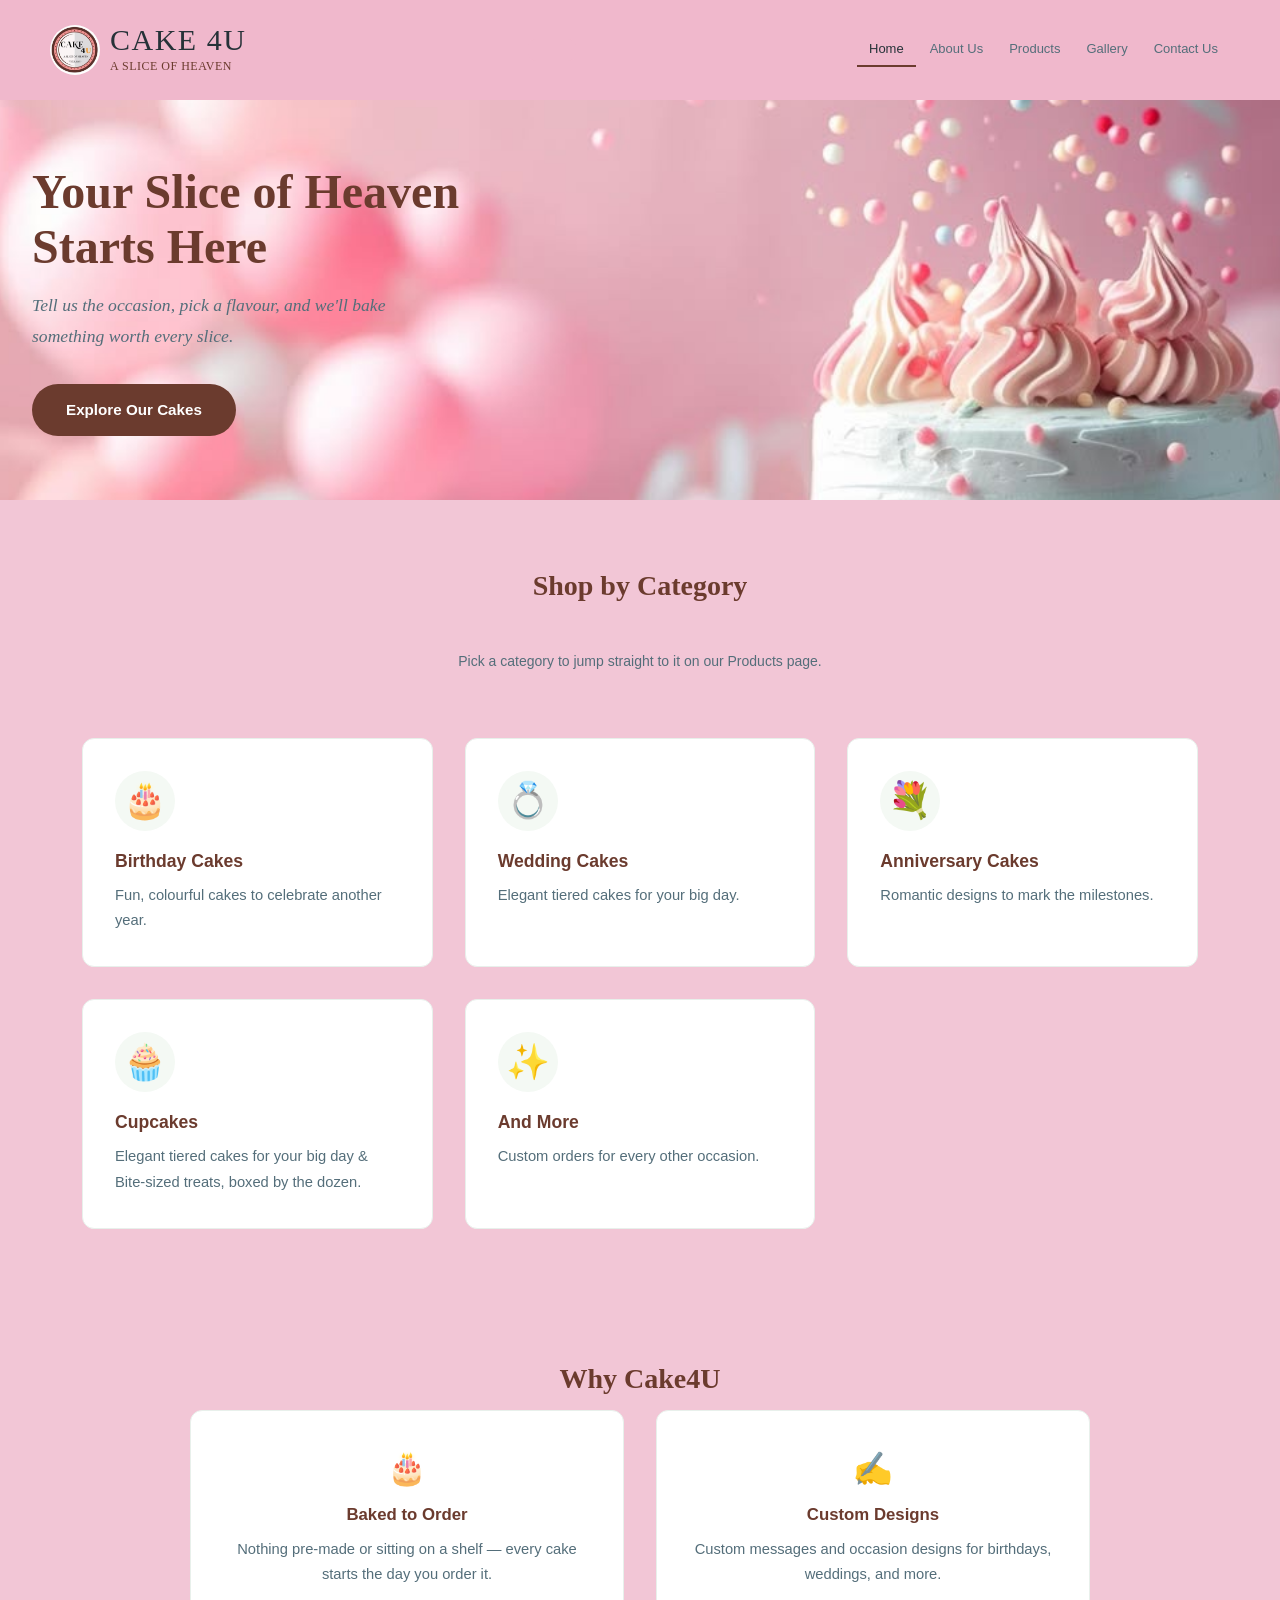
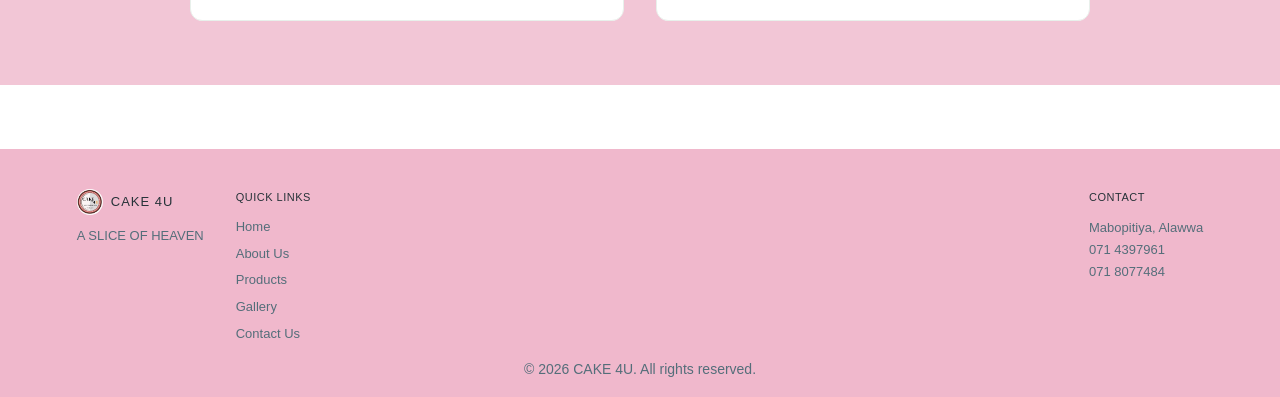
<file: index.html>
<!DOCTYPE html>
<html lang="en">
    <head>
        <meta charset="UTF-8">
        <meta name="viewport" content="width=device-width, initial-scale=1.0">
        <title>Cake 4U - A Slice of Heaven</title>
        <link rel="stylesheet" href="style.css">

        <style>

            /* ============ HERO ============ */
            .hero {
            position: relative;
            overflow: hidden;
            display: grid;
            grid-template-columns: 1.1fr 0.9fr;
            align-items: center;
            gap: var(--space-lg);
            margin: 0 auto;
            padding: var(--space-xl) var(--space-lg);
            background-image:
                url("./images/ck2.jpg");
            background-attachment: fixed;    
            background-size: cover ;
            background-position: center;
            background-repeat: no-repeat;
            }

            .hero-heading {
            font-family: Georgia, 'Times New Roman', Times, serif;
            font-weight: 700;
            font-size: 3rem;
            line-height: 1.15;
            color: var(--primary-color);
            margin: 0 0 var(--space-md);
            }

            .hero-sub {
            font-family: Georgia, "Times New Roman", serif;
            font-style: italic;
            font-size: 1.1rem;
            color: var(--medium-text);
            max-width: 46ch;
            margin: 0 0 var(--space-lg);
            }

            .hero-button {
            display: inline-block;
            font-family: "Poppins", "Segoe UI", Arial, sans-serif;
            font-weight: 600;
            font-size: 0.95rem;
            color: var(--white);
            background: var(--primary-color);
            padding: 14px 34px;
            border-radius: 999px;
            text-decoration: none;
            transition: background 0.2s ease, transform 0.2s ease, box-shadow 0.2s ease;
            }

            .hero-button:hover,
            .hero-button:focus-visible {
            color: var(--white);
            background: var(--accent-gold);
            transform: translateY(-2px);
            box-shadow: 0 10px 20px rgba(217, 139, 50, 0.3);
            }

            @keyframes heroPop {
            to { opacity: 1; transform: scale(1); }
            }

            /* ============ SECTION HEADINGS ============ */
            .section-heading {
            font-family: Georgia, 'Times New Roman', Times, serif;
            font-weight: 700;
            color: var(--primary-color);
            text-align: center;
            margin: 0 auto var(--space-sm);
            }

            .categories > p,
            .why-cake4u > p {
            text-align: center;
            color: var(--medium-text);
            max-width: 640px;
            margin: 0 auto var(--space-lg);
            }

            /* ============ CATEGORIES ============ */
            .categories {
            max-width: 1180px;
            margin: 0 auto;
            padding: var(--space-xl) var(--space-lg);
            display: grid;
            grid-template-columns: repeat(3, 1fr);
            gap: var(--space-lg);
            }

            .categories .section-heading,
            .categories > p {
            grid-column: 1 / -1;
            }

            .category-card {
            display: block;
            background: var(--white);
            border: 1px solid var(--light-border);
            border-radius: var(--radius);
            padding: var(--space-lg);
            text-decoration: none;
            color: inherit;
            opacity: 0;
            transform: translateY(16px);
            transition: transform 0.25s ease, box-shadow 0.25s ease, border-color 0.25s ease;
            }

            .category-card.is-visible {
            animation: cardRise 0.5s ease forwards;
            }

            @keyframes cardRise {
            to { opacity: 1; transform: translateY(0); }
            }

            .category-card:hover,
            .category-card:focus-visible {
            transform: translateY(-6px);
            box-shadow: 0 16px 30px rgba(38, 50, 56, 0.1);
            border-color: var(--primary-dark);
            }

            .category-icon {
            font-size: 2.2rem;
            width: 60px;
            height: 60px;
            display: flex;
            align-items: center;
            justify-content: center;
            border-radius: 50%;
            background: var(--light-bg);
            margin-bottom: var(--space-md);
            transition: background 0.25s ease;
            }

            .category-card:hover .category-icon {
            background: var(--primary-dark);
            }

            .category-card h3 {
            font-family: "Poppins", "Segoe UI", Arial, sans-serif;
            font-weight: 600;
            color: var(--primary-color);
            margin: 0 0 var(--space-sm);
            font-size: 1.1rem;
            }

            .category-card p {
            margin: 0;
            color: var(--medium-text);
            font-size: 0.92rem;
            }

            /* ============ WHY CAKE4U ============ */
            .why-cake4u {
            padding: var(--space-xl) var(--space-lg);
            }

            .why-grid {
            max-width: 900px;
            margin: 0 auto;
            display: grid;
            grid-template-columns: repeat(2, 1fr);
            gap: var(--space-lg);
            }

            .why-item {
            text-align: center;
            padding: var(--space-lg);
            background: var(--white);
            border-radius: var(--radius);
            border: 1px solid var(--light-border);
            opacity: 0;
            transform: translateY(16px);
            transition: box-shadow 0.25s ease, transform 0.25s ease;
            }

            .why-item.is-visible {
            animation: cardRise 0.5s ease forwards;
            }

            .why-item:hover {
            box-shadow: 0 14px 26px rgba(38, 50, 56, 0.08);
            }

            .why-icon {
            font-size: 2rem;
            margin-bottom: var(--space-sm);
            }

            .why-item h3 {
            font-family: "Poppins", "Segoe UI", Arial, sans-serif;
            font-weight: 600;
            color: var(--primary-color);
            font-size: 1.05rem;
            margin: 0 0 var(--space-sm);
            }

            .why-item p {
            margin: 0;
            color: var(--medium-text);
            font-size: 0.92rem;
            }

            /* ============ RESPONSIVE ============ */
            @media (max-width: 992px) {
            .categories { grid-template-columns: repeat(2, 1fr); }
            }

            @media (max-width: 768px) {
            .hero {
                grid-template-columns: 1fr;
                text-align: center;
                padding: var(--space-lg);
            }
            .hero-sub { margin-left: auto; margin-right: auto; }
            .hero-heading { font-size: 2rem; }

            .categories { grid-template-columns: 1fr; }
            .why-grid { grid-template-columns: 1fr; }
            }

            @media (prefers-reduced-motion: reduce) {
            .category-card, .why-item { animation: none !important; opacity: 1 !important; transform: none !important; }
            * { transition: none !important; }
            }
        </style>
    </head>

    <body>
        <header>
            <a href="#" class="logo">
                <img src="./images/logo.jpeg" alt="CAKE 4U" class="logo-image" />
            
                <div class="logo-text"> 
                    <h1>CAKE 4U</h1>
                    <p>A SLICE OF HEAVEN</p>
                </div>
            </a>

            <button class="nav-toggle" id="navToggle" aria-lable="Togle menu" aria-expanded="false" aria-controls="mainNav">
                <span></span><span></span><span></span>
            </button>

            <nav class="main-nav" id="mainNav">
                <a href="index.html" class="nav-link active">Home</a>
                <a href="about.html" class="nav-link">About Us</a>
                <a href="products.html" class="nav-link">Products</a>
                <a href="gallery.html" class="nav-link">Gallery</a>
                <a href="contact.html" class="nav-link">Contact Us</a>
            </nav>
        </header>

        <main>
            <!-- HERO -->
            <section class="hero">
                <div class="hero-copy">
                <h1 class="hero-heading">Your Slice of Heaven<br>Starts Here</h1>
                <p class="hero-sub">
                    Tell us the occasion, pick a flavour, and we'll bake something worth every slice.
                </p>
                <a href="#categories" class="hero-button">Explore Our Cakes</a>
                </div>

            </section>

            <!-- SHOP BY CATEGORY -->
            <section class="categories" id="categories">
                <h2 class="section-heading">Shop by Category</h2>
                <p>Pick a category to jump straight to it on our Products page.</p>

                <a href="products.html#birthday" class="category-card">
                    <div class="category-icon">🎂</div>
                    <h3>Birthday Cakes</h3>
                    <p>Fun, colourful cakes to celebrate another year.</p>
                </a>

                <a href="products.html#wedding" class="category-card">
                    <div class="category-icon">💍</div>
                    <h3>Wedding Cakes</h3>
                    <p>Elegant tiered cakes for your big day.</p>
                </a>

                <a href="products.html#anniversary" class="category-card">
                    <div class="category-icon">💐</div>
                    <h3>Anniversary Cakes</h3>
                    <p>Romantic designs to mark the milestones.</p>
                </a>

                <a href="products.html#cupcakes" class="category-card">
                    <div class="category-icon">🧁</div>
                    <h3>Cupcakes</h3>
                    <p>Elegant tiered cakes for your big day & Bite-sized treats, boxed by the dozen.</p>
                </a>

                <a href="products.html#custom" class="category-card">
                    <div class="category-icon">✨</div>
                    <h3>And More</h3>
                    <p>Custom orders for every other occasion.</p>
                </a>
                </div>
            </section>

            <!-- WHY CAKE4U -->
            <section class="why-cake4u">
                <h2 class="section-heading">Why Cake4U</h2>

                <div class="why-grid">
                <div class="why-item">
                    <div class="why-icon">🎂</div>
                    <h3>Baked to Order</h3>
                    <p>Nothing pre-made or sitting on a shelf — every cake starts the day you order it.</p>
                </div>
                <div class="why-item">
                    <div class="why-icon">✍️</div>
                    <h3>Custom Designs</h3>
                    <p>Custom messages and occasion designs for birthdays, weddings, and more.</p>
                </div>
                </div>
            </section>            

        </main>

        <footer>
            <div class="footer-content">
                <div class="footer-section">
                    <div class="footer-logo">
                        <img src="./images/logo.jpeg" alt="CAKE 4U" class="footer-logo-image" />
                        <span class="footer-brand">CAKE 4U</span>
                    </div>
                    <p>A SLICE OF HEAVEN</p>
                </div>
                <div class="footer-section">
                    <h2>Quick Links</h2>
                    <div class="footer-links">
                        <a href="index.html">Home</a>
                        <a href="about.html">About Us</a>
                        <a href="products.html">Products</a>
                        <a href="gallery.html">Gallery</a>
                        <a href="contact.html">Contact Us</a>
                    </div>
                </div>
                <div class="footer-section">
                    <h2>Contact</h2>
                    <p>Mabopitiya, Alawwa</p>
                    <P>071 4397961</P>
                    <p>071 8077484</p>
                </div>
            </div>
            <div class="footer-bottom">
                <p>&copy; 2026 CAKE 4U. All rights reserved.</p>
            </div>
        </footer>

        <script>
            // Checks every "revealable" element (goal cards, content boxes,
            // and the #exp heading) and adds the "active" class once the
            // element has scrolled far enough into the viewport, which
            // triggers the fade/slide-in CSS transition defined above.
            function reveal() {
                // Select all elements that should animate in on scroll
                const reveals = document.querySelectorAll(".card, .content-box, #exp");

                reveals.forEach((item) => {
                // Height of the visible browser window
                const windowHeight = window.innerHeight;
                // Distance from the top of the viewport to the top of the element
                const elementTop = item.getBoundingClientRect().top;
                // How many pixels of the element must be visible before it reveals
                const visiblePoint = 100;

                // If the element has scrolled far enough up into view, reveal it
                if (elementTop < windowHeight - visiblePoint) {
                    item.classList.add("active");
                }
                });
            }

            // Re-check on every scroll event
            window.addEventListener("scroll", reveal);
            // Run once immediately on page load (in case content is already in view)
            reveal();

            document.addEventListener('DOMContentLoaded', function () {
            var revealTargets = document.querySelectorAll('.category-card, .why-item');

            if (!('IntersectionObserver' in window) || revealTargets.length === 0) {
                revealTargets.forEach(function (el) { el.classList.add('is-visible'); });
                return;
            }

            var observer = new IntersectionObserver(function (entries, obs) {
                entries.forEach(function (entry) {
                if (entry.isIntersecting) {
                    entry.target.classList.add('is-visible');
                    obs.unobserve(entry.target);
                }
                });
            }, { threshold: 0.15 });

            revealTargets.forEach(function (el) { observer.observe(el); });
            });
        </script>

    </body>
</html>
</file>
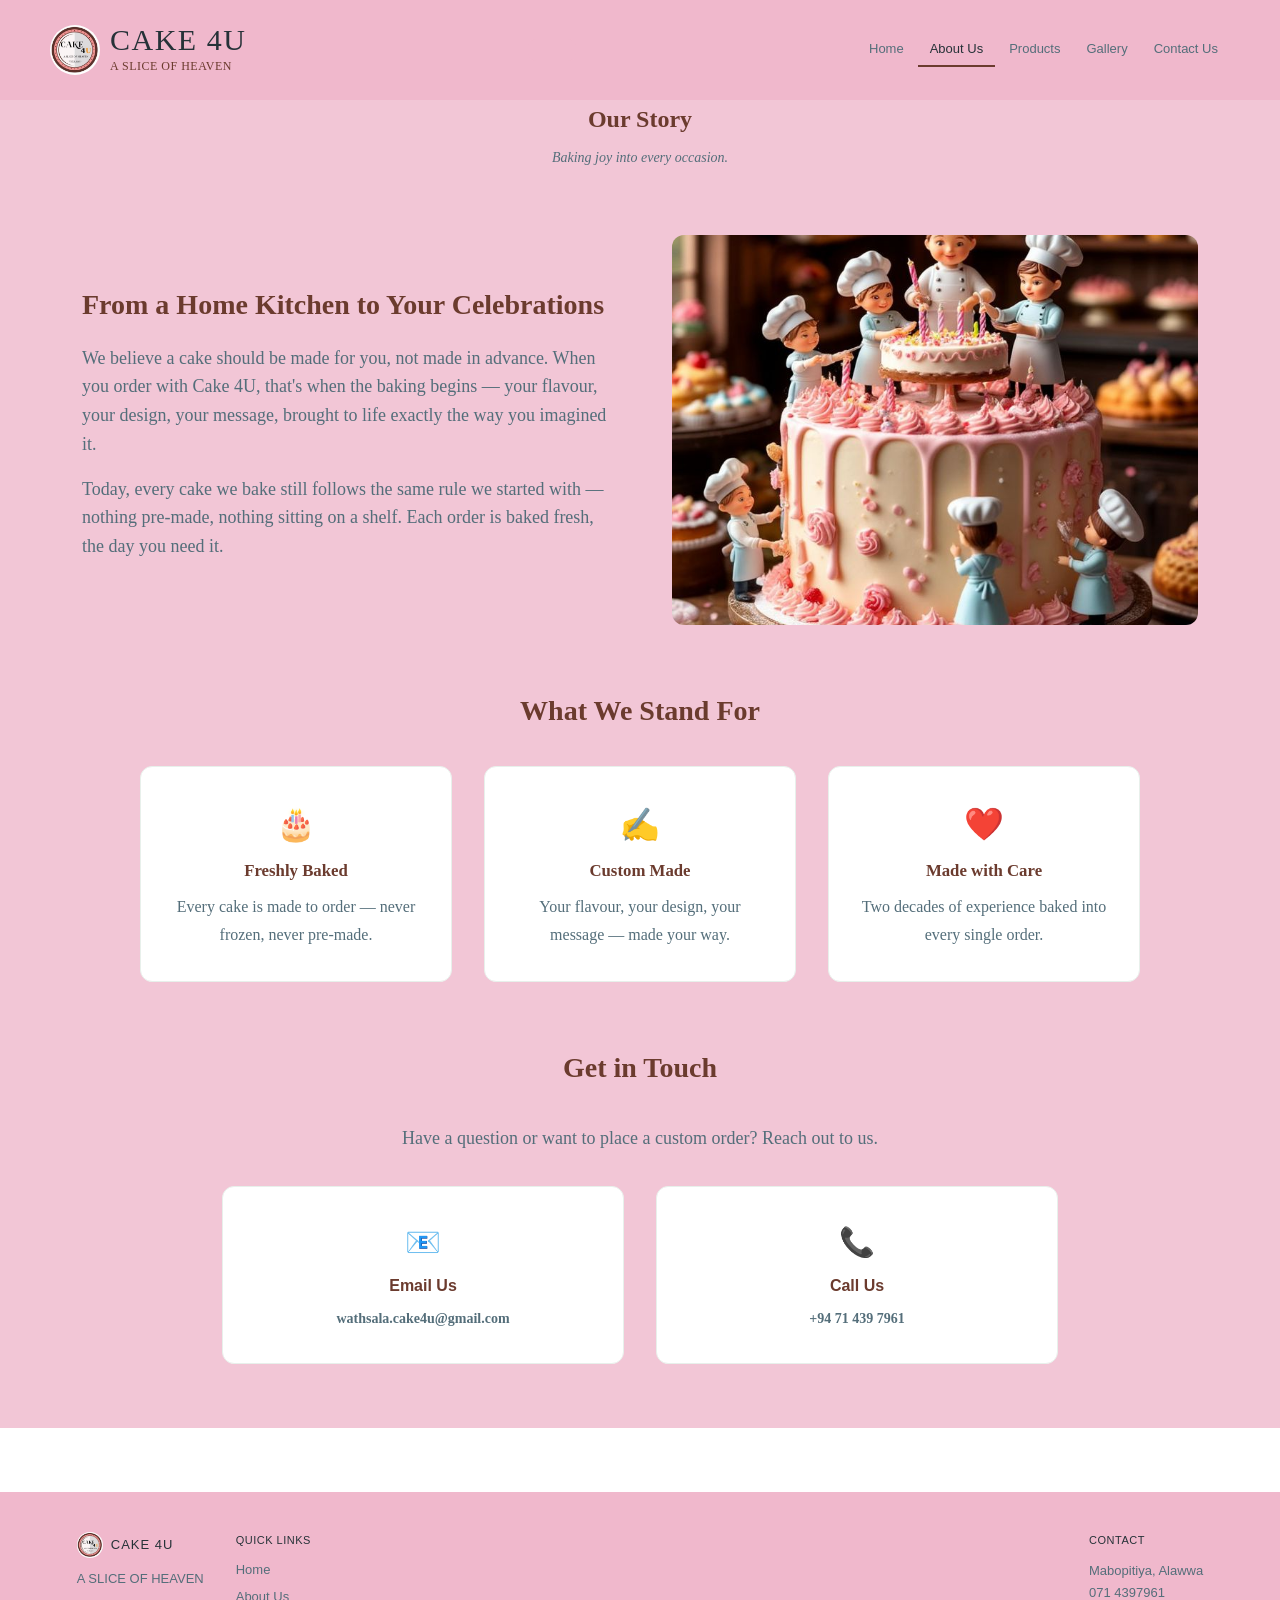
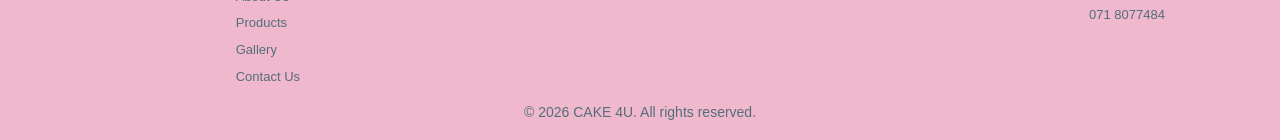
<file: about.html>
<!DOCTYPE html>
<html lang="en">
    <head>
        <meta charset="UTF-8">
        <meta name="viewport" content="width=device-width, initial-scale=1.0">
        <title>Cake 4U - A Slice of Heaven</title>
        <link rel="stylesheet" href="style.css">

        <style>
        /* ============ ABOUT BANNER ============ */
            .about-banner {
                text-align: center;
            }

            .about-banner h1 {
                font-family:Georgia, 'Times New Roman', Times, serif;
                font-weight: 700;
                color: var(--primary-color);
                margin: 0 0 var(--space-sm);
            }

            .about-tagline {
                font-family: Georgia, "Times New Roman", serif;
                font-style: italic;
                color: var(--medium-text);
                margin: 0;
            }

            /* ============ STORY ============ */
            .about-story {
                max-width: 1180px;
                margin: 0 auto;
                padding: var(--space-xl) var(--space-lg);
                display: grid;
                grid-template-columns: 1fr 1fr;
                gap: var(--space-xl);
                align-items: center;
            }

            .about-story-text h2 {
                font-family:Georgia, 'Times New Roman', Times, serif;
                font-weight: 700;
                color: var(--primary-color);
                margin: 0 0 var(--space-md);
            }

            .about-story-text p {
                font-family: Georgia, 'Times New Roman', Times, serif;
                font-size: 18px;
                color: var(--medium-text);
                margin: 0 0 var(--space-md);
                line-height: 1.6;
            }

            .about-story-image img {
                width: 100%;
                height: 390px;
                object-fit: cover;
                border-radius: var(--radius);
            }

            /* ============ VALUES ============ */
            .section-heading {
                text-align: center;
                font-family:Georgia, 'Times New Roman', Times, serif;
                font-weight: 700;
                color: var(--primary-color);
                margin: 0 auto var(--space-lg);
            }

            .values-grid {
                max-width: 1000px;
                margin: 0 auto;
                display: grid;
                grid-template-columns: repeat(3, 1fr);
                gap: var(--space-lg);
            }

            .value-item,
            .contact-info-card {
                text-align: center;
                background: var(--white);
                border: 1px solid var(--light-border);
                border-radius: var(--radius);
                padding: var(--space-lg);
                transform: translateY(16px);
                transition: transform 0.25s ease, box-shadow 0.25s ease, border-color 0.25s ease; 
            }

            .value-item.is-visible,
            .contact-info-card.is-visible {
                animation: cardRise 0.5s ease forwards;
            }

            .value-icon {
                font-size: 2rem;
                margin-bottom: var(--space-sm);
            }

            .value-item h3 {
                font-family:Georgia, 'Times New Roman', Times, serif;
                font-weight: 600;
                color: var(--primary-color);
                margin: 0 0 var(--space-sm);
                font-size: 1.05rem;
            }

            .value-item p {
                font-family: Georgia, 'Times New Roman', Times, serif;
                color: var(--medium-text);
                margin: 0;
                font-size: 1rem;
            }

            /* ============ CONTACT INFO ============ */
            .about-contact {
                font-family: Georgia, 'Times New Roman', Times, serif;
                font-size: 1rem;
                max-width: 900px;
                margin: 0 auto;
                padding: var(--space-xl) var(--space-lg);
                text-align: center;
            }

            .about-contact-sub {
                font-size: 18px;
                color: var(--medium-text);
                margin: 0 0 var(--space-lg);
            }

            .contact-info-grid {
                display: grid;
                grid-template-columns: repeat(2, 1fr);
                gap: var(--space-lg);
            }

            .contact-info-card {
                display: block;
                background: var(--white);
                border: 1px solid var(--light-border);
                border-radius: var(--radius);
                padding: var(--space-lg);
                text-decoration: none;
                color: inherit;
                transition: transform 0.25s ease, box-shadow 0.25s ease, border-color 0.25s ease;
            }

            .contact-info-card:hover,
            .contact-info-card:focus-visible {
                transform: translateY(-4px);
                box-shadow: 0 14px 26px rgba(38, 50, 56, 0.1);
                border-color: var(--primary-dark);
            }

            .contact-icon {
                font-size: 1.8rem;
                margin-bottom: var(--space-sm);
            }

            .contact-info-card h3 {
                font-family: "Poppins", "Segoe UI", Arial, sans-serif;
                font-weight: 600;
                color: var(--primary-color);
                margin: 0 0 var(--space-sm);
                font-size: 1rem;
            }

            .contact-info-card p {
                color: var(--medium-text);
                margin: 0;
                font-weight: 600;
            }

            @keyframes cardRise {
                to { opacity: 1; transform: translateY(0); }
            }

            @media (prefers-reduced-motion: reduce) {
                .value-item, .contact-info-card {
                    animation: none !important;
                    opacity: 1 !important;
                    transform: none !important;
                }
            }

            /* ============ RESPONSIVE ============ */
            @media (max-width: 768px) {
            .about-story {
                grid-template-columns: 1fr;
                text-align: center;
            }
            .values-grid {
                grid-template-columns: 1fr;
            }
            .contact-info-grid {
                grid-template-columns: 1fr;
            }
            }
        </style>
    </head>

    <body>
        <header>
            <a href="#" class="logo">
                <img src="./images/logo.jpeg" alt="CAKE 4U" class="logo-image" />
            
                <div class="logo-text"> 
                    <h1>CAKE 4U</h1>
                    <p>A SLICE OF HEAVEN</p>
                </div>
            </a>

            <button class="nav-toggle" id="navToggle" aria-lable="Togle menu" aria-expanded="false" aria-controls="mainNav">
                <span></span><span></span><span></span>
            </button>

            <nav class="main-nav" id="mainNav">
                <a href="index.html" class="nav-link">Home</a>
                <a href="about.html" class="nav-link active">About Us</a>
                <a href="products.html" class="nav-link">Products</a>
                <a href="gallery.html" class="nav-link">Gallery</a>
                <a href="contact.html" class="nav-link">Contact Us</a>
            </nav>
        </header>

        <main>
            <!-- PAGE BANNER -->
            <section class="about-banner">
                <h1>Our Story</h1>
                <p class="about-tagline">Baking joy into every occasion.</p>
            </section>

            <!-- STORY -->
            <section class="about-story">
                <div class="about-story-text">
                <h2>From a Home Kitchen to Your Celebrations</h2>
                <p>
                    We believe a cake should be made for you, not made in advance. When
                    you order with Cake 4U, that's when the baking begins — your
                    flavour, your design, your message, brought to life exactly the way
                    you imagined it.
                </p>
                <p>
                    Today, every cake we bake still follows the same rule we started
                    with — nothing pre-made, nothing sitting on a shelf. Each order is
                    baked fresh, the day you need it.
                </p>
                </div>
                <div class="about-story-image">
                <img src="./images/cake1.jpg" alt="Baker decorating a cake at Cake4U">
                </div>
            </section>

            <!-- VALUES -->
            <section class="about-values">
                <h2 class="section-heading">What We Stand For</h2>
                <div class="values-grid">
                <div class="value-item">
                    <div class="value-icon">🎂</div>
                    <h3>Freshly Baked</h3>
                    <p>Every cake is made to order — never frozen, never pre-made.</p>
                </div>
                <div class="value-item">
                    <div class="value-icon">✍️</div>
                    <h3>Custom Made</h3>
                    <p>Your flavour, your design, your message — made your way.</p>
                </div>
                <div class="value-item">
                    <div class="value-icon">❤️</div>
                    <h3>Made with Care</h3>
                    <p>Two decades of experience baked into every single order.</p>
                </div>
                </div>
            </section>

            <!-- CONTACT INFO -->
            <section class="about-contact">
                <h2 class="section-heading">Get in Touch</h2>
                <p class="about-contact-sub">Have a question or want to place a custom order? Reach out to us.</p>

                <div class="contact-info-grid">
                <a href="mailto:wathsala.cake4u@gmail.com" class="contact-info-card">
                    <div class="contact-icon">📧</div>
                    <h3>Email Us</h3>
                    <p>wathsala.cake4u@gmail.com</p>
                </a>

                <a href="tel:+94714397961" class="contact-info-card">
                    <div class="contact-icon">📞</div>
                    <h3>Call Us</h3>
                    <p>+94 71 439 7961</p>
                </a>
                </div>
            </section>

        </main>

        <footer>
            <div class="footer-content">
                <div class="footer-section">
                    <div class="footer-logo">
                        <img src="./images/logo.jpeg" alt="CAKE 4U" class="footer-logo-image" />
                        <span class="footer-brand">CAKE 4U</span>
                    </div>
                    <p>A SLICE OF HEAVEN</p>
                </div>
                <div class="footer-section">
                    <h2>Quick Links</h2>
                    <div class="footer-links">
                        <a href="index.html">Home</a>
                        <a href="about.html">About Us</a>
                        <a href="products.html">Products</a>
                        <a href="gallery.html">Gallery</a>
                        <a href="contact.html">Contact Us</a>
                    </div>
                </div>
                <div class="footer-section">
                    <h2>Contact</h2>
                    <p>Mabopitiya, Alawwa</p>
                    <P>071 4397961</P>
                    <p>071 8077484</p>
                </div>
            </div>
            <div class="footer-bottom">
                <p>&copy; 2026 CAKE 4U. All rights reserved.</p>
            </div>
        </footer>

        <script>
            // Checks every "revealable" element (goal cards, content boxes,
            // and the #exp heading) and adds the "active" class once the
            // element has scrolled far enough into the viewport, which
            // triggers the fade/slide-in CSS transition defined above.
            function reveal() {
                // Select all elements that should animate in on scroll
                const reveals = document.querySelectorAll(".card, .content-box, #exp");

                reveals.forEach((item) => {
                // Height of the visible browser window
                const windowHeight = window.innerHeight;
                // Distance from the top of the viewport to the top of the element
                const elementTop = item.getBoundingClientRect().top;
                // How many pixels of the element must be visible before it reveals
                const visiblePoint = 100;

                // If the element has scrolled far enough up into view, reveal it
                if (elementTop < windowHeight - visiblePoint) {
                    item.classList.add("active");
                }
                });
            }

            // Re-check on every scroll event
            window.addEventListener("scroll", reveal);
            // Run once immediately on page load (in case content is already in view)
            reveal();

            document.addEventListener('DOMContentLoaded', function () {

            // ============ SCROLL REVEAL (values + contact cards) ============
            var revealTargets = document.querySelectorAll('.value-item, .contact-info-card');

            if (!('IntersectionObserver' in window) || revealTargets.length === 0) {
                revealTargets.forEach(function (el) { el.classList.add('is-visible'); });
            } else {
                var observer = new IntersectionObserver(function (entries, obs) {
                entries.forEach(function (entry) {
                    if (entry.isIntersecting) {
                    entry.target.classList.add('is-visible');
                    obs.unobserve(entry.target);
                    }
                });
                }, { threshold: 0.15 });

                revealTargets.forEach(function (el) { observer.observe(el); });
            }

            // ============ COPY EMAIL / PHONE ON CLICK (optional helper) ============
            var copyButtons = document.querySelectorAll('.copy-btn');
            copyButtons.forEach(function (btn) {
                btn.addEventListener('click', function (e) {
                e.preventDefault(); // stop it from also triggering mailto:/tel:
                var value = btn.dataset.copy;
                if (!value) return;

                navigator.clipboard.writeText(value).then(function () {
                    var original = btn.textContent;
                    btn.textContent = "✅ Copied!";
                    setTimeout(function () { btn.textContent = original; }, 2000);
                }).catch(function () {
                    // Clipboard API blocked (e.g. no HTTPS) — fail silently, mailto/tel still works
                });
                });
            });

            });
        </script>

    </body>
</html>
</file>
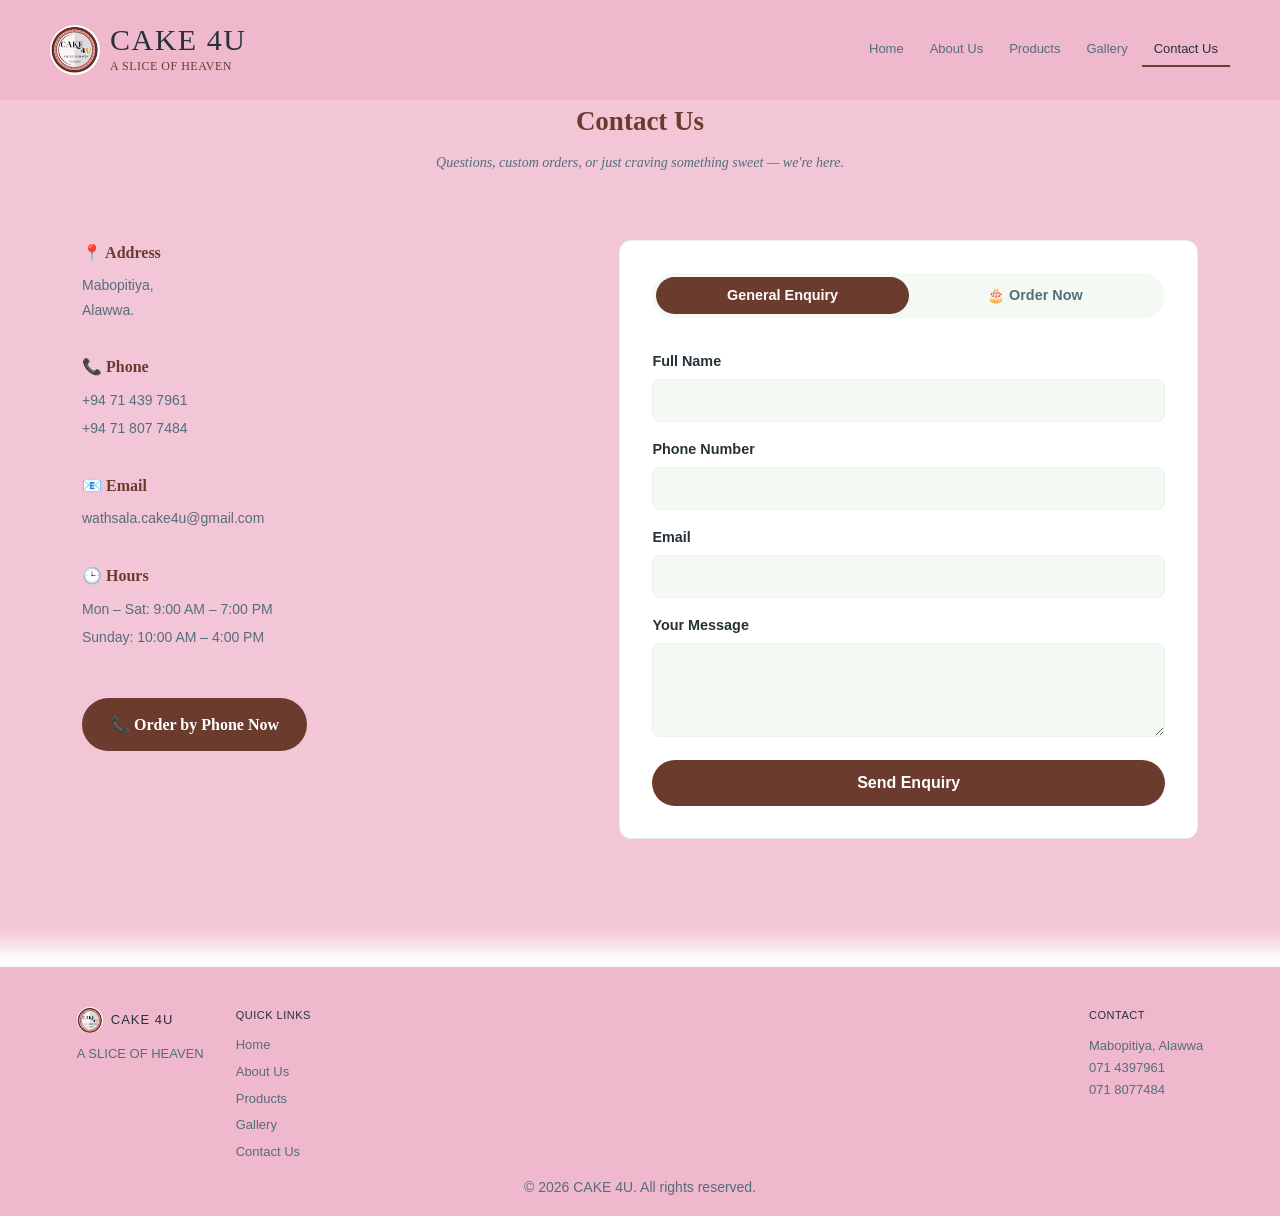
<file: contact.html>
<!DOCTYPE html>
<html lang="en">
    <head>
        <meta charset="UTF-8">
        <meta name="viewport" content="width=device-width, initial-scale=1.0">
        <title>Cake 4U - A Slice of Heaven</title>
        <link rel="stylesheet" href="style.css">

        <style>
            /* ============ CONTACT BANNER ============ */
            .contact-banner {
                font-family: Georgia, 'Times New Roman', Times, serif;
                font-size: 18px;
                text-align: center;
            }

            .contact-banner h1 {
                font-family:Georgia, 'Times New Roman', Times, serif;
                font-weight: 700;
                color: var(--primary-color);
                margin: 0 0 var(--space-sm);
            }

            .contact-tagline {
                font-family: Georgia, "Times New Roman", serif;
                font-style: italic;
                color: var(--medium-text);
                margin: 0;
            }

            /* ============ LAYOUT ============ */
            .contact-layout {
                max-width: 1180px;
                margin: 0 auto;
                padding: var(--space-xl) var(--space-lg);
                display: grid;
                grid-template-columns: 0.9fr 1.1fr;
                gap: var(--space-xl);
            }

            /* ============ INFO SIDE ============ */
            .contact-info-block {
                margin-bottom: var(--space-lg);
            }

            .contact-info-block h3 {
                font-family:Georgia, 'Times New Roman', Times, serif;
                font-weight: 600;
                color: var(--primary-color);
                font-size: 1rem;
                margin: 0 0 var(--space-sm);
            }

            .contact-info-block p {
                margin: 0 0 4px;
                color: var(--medium-text);
            }

            .contact-info-block a {
                color: var(--medium-text);
                text-decoration: none;
            }

            .contact-info-block a:hover {
                color: var(--primary-color);
            }

            .btn-order-call {
                display: inline-block;
                margin-top: var(--space-md);
                background: var(--primary-color);
                color: var(--white);
                font-family:Georgia, 'Times New Roman', Times, serif;
                font-weight: 600;
                padding: 14px 28px;
                border-radius: 999px;
                text-decoration: none;
                transition: background 0.2s ease, transform 0.2s ease;
            }

            .btn-order-call:hover {
                background: var(--accent-gold);
                color: var(--primary-color);
                transform: translateY(-2px);
            }

            /* ============ FORM SIDE ============ */
            .contact-form-wrap {
                background: var(--white);
                border: 1px solid var(--light-border);
                border-radius: var(--radius);
                padding: var(--space-lg);
            }

            /* Toggle */
            .form-toggle {
                display: flex;
                background: var(--light-bg);
                border-radius: 999px;
                padding: 4px;
                margin-bottom: var(--space-lg);
            }

            .toggle-btn {
                flex: 1;
                border: none;
                background: transparent;
                padding: 10px 16px;
                border-radius: 999px;
                font-family: "Poppins", "Segoe UI", Arial, sans-serif;
                font-weight: 600;
                font-size: 0.9rem;
                color: var(--medium-text);
                cursor: pointer;
                transition: background 0.2s ease, color 0.2s ease;
            }

            .toggle-btn.active {
                background: var(--primary-color);
                color: var(--white);
            }

            /* Form fields */
            .form-row {
                margin-bottom: var(--space-md);
            }

            .form-row label {
                display: block;
                font-family: "Poppins", "Segoe UI", Arial, sans-serif;
                font-weight: 600;
                font-size: 0.9rem;
                color: var(--dark-text);
                margin-bottom: 6px;
            }

            .form-row input,
            .form-row select,
            .form-row textarea {
                width: 100%;
                padding: 12px 14px;
                border: 1px solid var(--light-border);
                border-radius: 8px;
                font-family: inherit;
                font-size: 0.95rem;
                background: var(--light-bg);
            }

            .form-row input:focus,
            .form-row select:focus,
            .form-row textarea:focus {
                outline: 2px solid var(--primary-dark);
                outline-offset: 2px;
            }

            .form-row-split {
                display: grid;
                grid-template-columns: 1fr 1fr;
                gap: var(--space-md);
            }

            .order-fields {
                background: var(--light-bg);
                border-radius: var(--radius);
                padding: var(--space-md);
                margin-bottom: var(--space-md);
                border-left: 3px solid var(--accent-gold);
            }

            .btn-submit {
                width: 100%;
                background: var(--primary-color);
                color: var(--white);
                border: none;
                padding: 14px;
                border-radius: 999px;
                font-family: "Poppins", "Segoe UI", Arial, sans-serif;
                font-weight: 600;
                font-size: 1rem;
                cursor: pointer;
                transition: background 0.2s ease;
            }

            .btn-submit:hover {
                background: var(--accent-gold);
            }

            .form-success {
                margin-top: var(--space-md);
                color: #2e7d32;
                font-weight: 600;
                text-align: center;
            }

            /* ============ RESPONSIVE ============ */
            @media (max-width: 768px) {
            .contact-layout {
                grid-template-columns: 1fr;
            }
            .form-row-split {
                grid-template-columns: 1fr;
            }
            }
        </style>
    </head>

    <body>
        <header>
            <a href="#" class="logo">
                <img src="./images/logo.jpeg" alt="CAKE 4U" class="logo-image" />
            
                <div class="logo-text"> 
                    <h1>CAKE 4U</h1>
                    <p>A SLICE OF HEAVEN</p>
                </div>
            </a>

            <button class="nav-toggle" id="navToggle" aria-lable="Togle menu" aria-expanded="false" aria-controls="mainNav">
                <span></span><span></span><span></span>
            </button>

            <nav class="main-nav" id="mainNav">
                <a href="index.html" class="nav-link">Home</a>
                <a href="about.html" class="nav-link">About Us</a>
                <a href="products.html" class="nav-link">Products</a>
                <a href="gallery.html" class="nav-link">Gallery</a>
                <a href="contact.html" class="nav-link active">Contact Us</a>
            </nav>
        </header>

        <main>
        <!-- PAGE BANNER -->
            <section class="contact-banner">
                <h1>Contact Us</h1>
                <p class="contact-tagline">Questions, custom orders, or just craving something sweet — we're here.</p>
            </section>

            <!-- CONTACT LAYOUT -->
            <section class="contact-layout">

                <!-- LEFT: INFO -->
                <div class="contact-info">
                <div class="contact-info-block">
                    <h3>📍 Address</h3>
                    <p>Mabopitiya,<br>Alawwa.</p>
                </div>
                <div class="contact-info-block">
                    <h3>📞 Phone</h3>
                    <p><a href="tel:+94714397961">+94 71 439 7961</a></p>
                    <p><a href="tel:+94718077484">+94 71 807 7484</a></p>
                </div>
                <div class="contact-info-block">
                    <h3>📧 Email</h3>
                    <p><a href="wathsala.cake4u@gmail.com">wathsala.cake4u@gmail.com</a></p>
                </div>
                <div class="contact-info-block">
                    <h3>🕒 Hours</h3>
                    <p>Mon – Sat: 9:00 AM – 7:00 PM</p>
                    <p>Sunday: 10:00 AM – 4:00 PM</p>
                </div>

                <a href="tel:+94714397961" class="btn-order-call">📞 Order by Phone Now</a>
                </div>

                <!-- RIGHT: FORM -->
                <div class="contact-form-wrap">

                <!-- TOGGLE -->
                <div class="form-toggle" role="tablist" aria-label="Choose enquiry type">
                    <button type="button" class="toggle-btn active" data-mode="enquiry" role="tab" aria-selected="true">
                    General Enquiry
                    </button>
                    <button type="button" class="toggle-btn" data-mode="order" role="tab" aria-selected="false">
                    🎂 Order Now
                    </button>
                </div>

                <form class="contact-form" id="contactForm">

                    <div class="form-row">
                    <label for="name">Full Name</label>
                    <input type="text" id="name" name="name" required>
                    </div>

                    <div class="form-row">
                    <label for="phone">Phone Number</label>
                    <input type="tel" id="phone" name="phone" required>
                    </div>

                    <div class="form-row">
                    <label for="email">Email</label>
                    <input type="email" id="email" name="email">
                    </div>

                    <!-- ORDER-ONLY FIELDS -->
                    <div class="order-fields" hidden>

                    <div class="form-row">
                        <label for="cakeType">Cake Category</label>
                        <select id="cakeType" name="cakeType">
                        <option value="">Select a category</option>
                        <option value="wedding">Wedding Cake</option>
                        <option value="birthday">Birthday Cake</option>
                        <option value="anniversary">Anniversary Cake</option>
                        <option value="cupcakes">Cupcakes</option>
                        <option value="custom">Custom / Other</option>
                        </select>
                    </div>

                    <div class="form-row-split">
                        <div class="form-row">
                        <label for="size">Size / Servings</label>
                        <input type="text" id="size" name="size" placeholder="e.g. 2kg / 20 servings">
                        </div>
                        <div class="form-row">
                        <label for="date">Date Needed</label>
                        <input type="date" id="date" name="date">
                        </div>
                    </div>

                    </div>

                    <div class="form-row">
                    <label for="message" id="messageLabel">Your Message</label>
                    <textarea id="message" name="message" rows="4" required></textarea>
                    </div>

                    <button type="submit" class="btn-submit">Send Enquiry</button>

                    <p class="form-success" id="formSuccess" hidden>
                    ✅ Thank you! Your request has been sent. We'll get back to you shortly.
                    </p>
                </form>
                </div>

            </section>
        </main>

        <footer>
            <div class="footer-content">
                <div class="footer-section">
                    <div class="footer-logo">
                        <img src="./images/logo.jpeg" alt="CAKE 4U" class="footer-logo-image" />
                        <span class="footer-brand">CAKE 4U</span>
                    </div>
                    <p>A SLICE OF HEAVEN</p>
                </div>
                <div class="footer-section">
                    <h2>Quick Links</h2>
                    <div class="footer-links">
                        <a href="index.html">Home</a>
                        <a href="about.html">About Us</a>
                        <a href="products.html">Products</a>
                        <a href="gallery.html">Gallery</a>
                        <a href="contact.html">Contact Us</a>
                    </div>
                </div>
                <div class="footer-section">
                    <h2>Contact</h2>
                    <p>Mabopitiya, Alawwa</p>
                    <P>071 4397961</P>
                    <p>071 8077484</p>
                </div>
            </div>
            <div class="footer-bottom">
                <p>&copy; 2026 CAKE 4U. All rights reserved.</p>
            </div>
        </footer>

        <script>
            // Checks every "revealable" element (goal cards, content boxes,
            // and the #exp heading) and adds the "active" class once the
            // element has scrolled far enough into the viewport, which
            // triggers the fade/slide-in CSS transition defined above.
            function reveal() {
                // Select all elements that should animate in on scroll
                const reveals = document.querySelectorAll(".card, .content-box, #exp");

                reveals.forEach((item) => {
                // Height of the visible browser window
                const windowHeight = window.innerHeight;
                // Distance from the top of the viewport to the top of the element
                const elementTop = item.getBoundingClientRect().top;
                // How many pixels of the element must be visible before it reveals
                const visiblePoint = 100;

                // If the element has scrolled far enough up into view, reveal it
                if (elementTop < windowHeight - visiblePoint) {
                    item.classList.add("active");
                }
                });
            }

            // Re-check on every scroll event
            window.addEventListener("scroll", reveal);
            // Run once immediately on page load (in case content is already in view)
            reveal();
            

            document.addEventListener('DOMContentLoaded', function () {

                var toggleButtons = document.querySelectorAll('.toggle-btn');
                var orderFields = document.querySelector('.order-fields');
                var submitBtn = document.querySelector('.btn-submit');
                var messageLabel = document.getElementById('messageLabel');
                var form = document.getElementById('contactForm');
                var successMsg = document.getElementById('formSuccess');

                // ============ TOGGLE: ENQUIRY vs ORDER ============
                toggleButtons.forEach(function (btn) {
                    btn.addEventListener('click', function () {
                        toggleButtons.forEach(function (b) {
                            b.classList.remove('active');
                            b.setAttribute('aria-selected', 'false');
                        });
                        btn.classList.add('active');
                        btn.setAttribute('aria-selected', 'true');

                        var mode = btn.dataset.mode;
                        var isOrder = mode === 'order';

                        orderFields.hidden = !isOrder;
                        submitBtn.textContent = isOrder ? 'Submit Order' : 'Send Enquiry';
                        messageLabel.textContent = isOrder ? 'Additional Notes (optional)' : 'Your Message';

                        // Only require message for general enquiries
                        document.getElementById('message').required = !isOrder;
                    });
                });

                // ============ FORM SUBMIT ============
                if (form) {
                    form.addEventListener('submit', function (e) {
                        e.preventDefault();

                        // Here you'd normally send data to a server / form service.
                        // For now, just show a success message and reset the form.
                        successMsg.hidden = false;
                        form.reset();
                        orderFields.hidden = true;

                        // Reset toggle back to default state
                        toggleButtons.forEach(function (b) {
                            b.classList.remove('active');
                            b.setAttribute('aria-selected', 'false');
                        });
                        toggleButtons[0].classList.add('active');
                        toggleButtons[0].setAttribute('aria-selected', 'true');
                        messageLabel.textContent = 'Your Message';
                        submitBtn.textContent = 'Send Enquiry';

                        setTimeout(function () {
                            successMsg.hidden = true;
                        }, 6000);
                    });
                }

            });
        </script>

    </body>
</html>
</file>
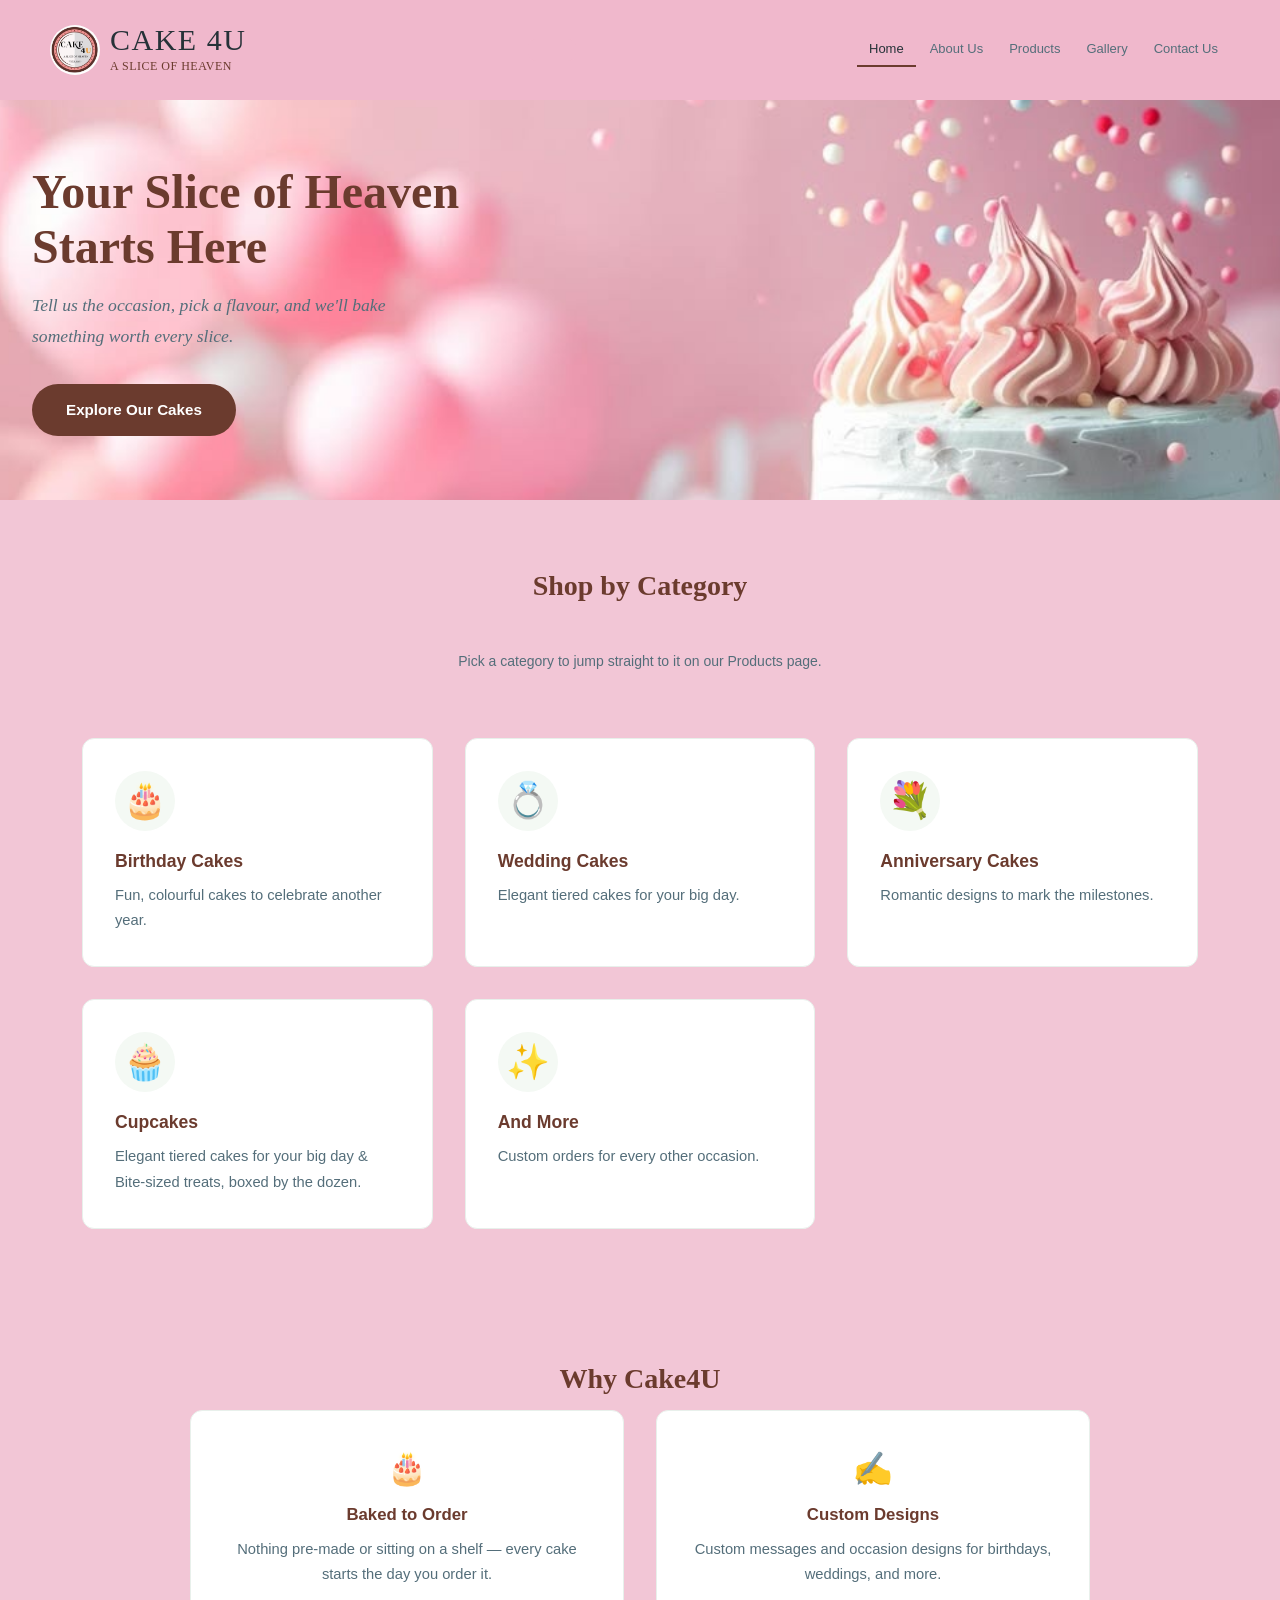
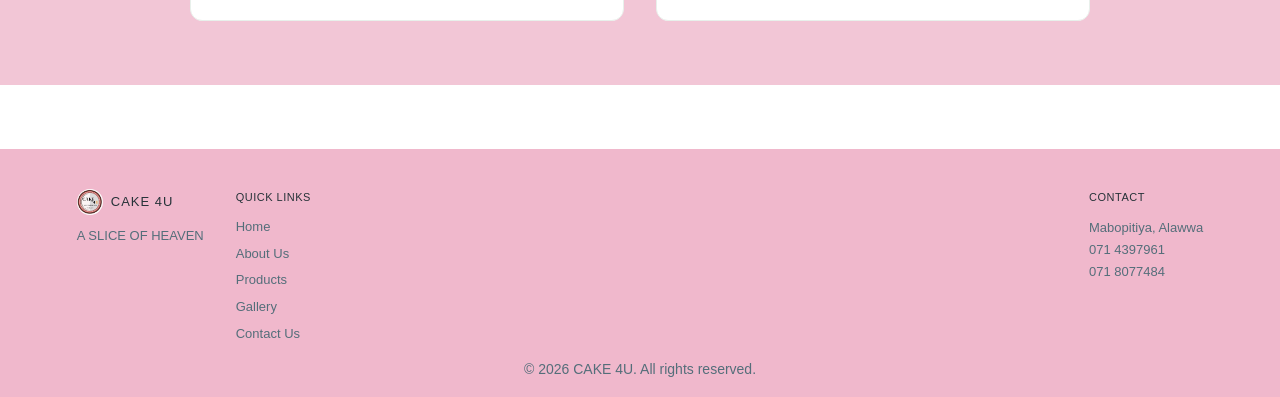
<file: home.html>
<!DOCTYPE html>
<html lang="en">
    <head>
        <meta charset="UTF-8">
        <meta name="viewport" content="width=device-width, initial-scale=1.0">
        <title>Cake 4U - A Slice of Heaven</title>
        <link rel="stylesheet" href="style.css">

        <style>

            /* ============ HERO ============ */
            .hero {
            position: relative;
            overflow: hidden;
            display: grid;
            grid-template-columns: 1.1fr 0.9fr;
            align-items: center;
            gap: var(--space-lg);
            margin: 0 auto;
            padding: var(--space-xl) var(--space-lg);
            background-image:
                url("./images/ck2.jpg");
            background-attachment: fixed;    
            background-size: cover ;
            background-position: center;
            background-repeat: no-repeat;
            }

            .hero-heading {
            font-family: Georgia, 'Times New Roman', Times, serif;
            font-weight: 700;
            font-size: 3rem;
            line-height: 1.15;
            color: var(--primary-color);
            margin: 0 0 var(--space-md);
            }

            .hero-sub {
            font-family: Georgia, "Times New Roman", serif;
            font-style: italic;
            font-size: 1.1rem;
            color: var(--medium-text);
            max-width: 46ch;
            margin: 0 0 var(--space-lg);
            }

            .hero-button {
            display: inline-block;
            font-family: "Poppins", "Segoe UI", Arial, sans-serif;
            font-weight: 600;
            font-size: 0.95rem;
            color: var(--white);
            background: var(--primary-color);
            padding: 14px 34px;
            border-radius: 999px;
            text-decoration: none;
            transition: background 0.2s ease, transform 0.2s ease, box-shadow 0.2s ease;
            }

            .hero-button:hover,
            .hero-button:focus-visible {
            color: var(--white);
            background: var(--accent-gold);
            transform: translateY(-2px);
            box-shadow: 0 10px 20px rgba(217, 139, 50, 0.3);
            }

            @keyframes heroPop {
            to { opacity: 1; transform: scale(1); }
            }

            /* ============ SECTION HEADINGS ============ */
            .section-heading {
            font-family: Georgia, 'Times New Roman', Times, serif;
            font-weight: 700;
            color: var(--primary-color);
            text-align: center;
            margin: 0 auto var(--space-sm);
            }

            .categories > p,
            .why-cake4u > p {
            text-align: center;
            color: var(--medium-text);
            max-width: 640px;
            margin: 0 auto var(--space-lg);
            }

            /* ============ CATEGORIES ============ */
            .categories {
            max-width: 1180px;
            margin: 0 auto;
            padding: var(--space-xl) var(--space-lg);
            display: grid;
            grid-template-columns: repeat(3, 1fr);
            gap: var(--space-lg);
            }

            .categories .section-heading,
            .categories > p {
            grid-column: 1 / -1;
            }

            .category-card {
            display: block;
            background: var(--white);
            border: 1px solid var(--light-border);
            border-radius: var(--radius);
            padding: var(--space-lg);
            text-decoration: none;
            color: inherit;
            opacity: 0;
            transform: translateY(16px);
            transition: transform 0.25s ease, box-shadow 0.25s ease, border-color 0.25s ease;
            }

            .category-card.is-visible {
            animation: cardRise 0.5s ease forwards;
            }

            @keyframes cardRise {
            to { opacity: 1; transform: translateY(0); }
            }

            .category-card:hover,
            .category-card:focus-visible {
            transform: translateY(-6px);
            box-shadow: 0 16px 30px rgba(38, 50, 56, 0.1);
            border-color: var(--primary-dark);
            }

            .category-icon {
            font-size: 2.2rem;
            width: 60px;
            height: 60px;
            display: flex;
            align-items: center;
            justify-content: center;
            border-radius: 50%;
            background: var(--light-bg);
            margin-bottom: var(--space-md);
            transition: background 0.25s ease;
            }

            .category-card:hover .category-icon {
            background: var(--primary-dark);
            }

            .category-card h3 {
            font-family: "Poppins", "Segoe UI", Arial, sans-serif;
            font-weight: 600;
            color: var(--primary-color);
            margin: 0 0 var(--space-sm);
            font-size: 1.1rem;
            }

            .category-card p {
            margin: 0;
            color: var(--medium-text);
            font-size: 0.92rem;
            }

            /* ============ WHY CAKE4U ============ */
            .why-cake4u {
            padding: var(--space-xl) var(--space-lg);
            }

            .why-grid {
            max-width: 900px;
            margin: 0 auto;
            display: grid;
            grid-template-columns: repeat(2, 1fr);
            gap: var(--space-lg);
            }

            .why-item {
            text-align: center;
            padding: var(--space-lg);
            background: var(--white);
            border-radius: var(--radius);
            border: 1px solid var(--light-border);
            opacity: 0;
            transform: translateY(16px);
            transition: box-shadow 0.25s ease, transform 0.25s ease;
            }

            .why-item.is-visible {
            animation: cardRise 0.5s ease forwards;
            }

            .why-item:hover {
            box-shadow: 0 14px 26px rgba(38, 50, 56, 0.08);
            }

            .why-icon {
            font-size: 2rem;
            margin-bottom: var(--space-sm);
            }

            .why-item h3 {
            font-family: "Poppins", "Segoe UI", Arial, sans-serif;
            font-weight: 600;
            color: var(--primary-color);
            font-size: 1.05rem;
            margin: 0 0 var(--space-sm);
            }

            .why-item p {
            margin: 0;
            color: var(--medium-text);
            font-size: 0.92rem;
            }

            /* ============ RESPONSIVE ============ */
            @media (max-width: 992px) {
            .categories { grid-template-columns: repeat(2, 1fr); }
            }

            @media (max-width: 768px) {
            .hero {
                grid-template-columns: 1fr;
                text-align: center;
                padding: var(--space-lg);
            }
            .hero-sub { margin-left: auto; margin-right: auto; }
            .hero-heading { font-size: 2rem; }

            .categories { grid-template-columns: 1fr; }
            .why-grid { grid-template-columns: 1fr; }
            }

            @media (prefers-reduced-motion: reduce) {
            .category-card, .why-item { animation: none !important; opacity: 1 !important; transform: none !important; }
            * { transition: none !important; }
            }
        </style>
    </head>

    <body>
        <header>
            <a href="#" class="logo">
                <img src="./images/logo.jpeg" alt="CAKE 4U" class="logo-image" />
            
                <div class="logo-text"> 
                    <h1>CAKE 4U</h1>
                    <p>A SLICE OF HEAVEN</p>
                </div>
            </a>

            <button class="nav-toggle" id="navToggle" aria-lable="Togle menu" aria-expanded="false" aria-controls="mainNav">
                <span></span><span></span><span></span>
            </button>

            <nav class="main-nav" id="mainNav">
                <a href="home.html" class="nav-link active">Home</a>
                <a href="about.html" class="nav-link">About Us</a>
                <a href="products.html" class="nav-link">Products</a>
                <a href="gallery.html" class="nav-link">Gallery</a>
                <a href="contact.html" class="nav-link">Contact Us</a>
            </nav>
        </header>

        <main>
            <!-- HERO -->
            <section class="hero">
                <div class="hero-copy">
                <h1 class="hero-heading">Your Slice of Heaven<br>Starts Here</h1>
                <p class="hero-sub">
                    Tell us the occasion, pick a flavour, and we'll bake something worth every slice.
                </p>
                <a href="#categories" class="hero-button">Explore Our Cakes</a>
                </div>

            </section>

            <!-- SHOP BY CATEGORY -->
            <section class="categories" id="categories">
                <h2 class="section-heading">Shop by Category</h2>
                <p>Pick a category to jump straight to it on our Products page.</p>

                <a href="products.html#birthday" class="category-card">
                    <div class="category-icon">🎂</div>
                    <h3>Birthday Cakes</h3>
                    <p>Fun, colourful cakes to celebrate another year.</p>
                </a>

                <a href="products.html#wedding" class="category-card">
                    <div class="category-icon">💍</div>
                    <h3>Wedding Cakes</h3>
                    <p>Elegant tiered cakes for your big day.</p>
                </a>

                <a href="products.html#anniversary" class="category-card">
                    <div class="category-icon">💐</div>
                    <h3>Anniversary Cakes</h3>
                    <p>Romantic designs to mark the milestones.</p>
                </a>

                <a href="products.html#cupcakes" class="category-card">
                    <div class="category-icon">🧁</div>
                    <h3>Cupcakes</h3>
                    <p>Elegant tiered cakes for your big day & Bite-sized treats, boxed by the dozen.</p>
                </a>

                <a href="products.html#custom" class="category-card">
                    <div class="category-icon">✨</div>
                    <h3>And More</h3>
                    <p>Custom orders for every other occasion.</p>
                </a>
                </div>
            </section>

            <!-- WHY CAKE4U -->
            <section class="why-cake4u">
                <h2 class="section-heading">Why Cake4U</h2>

                <div class="why-grid">
                <div class="why-item">
                    <div class="why-icon">🎂</div>
                    <h3>Baked to Order</h3>
                    <p>Nothing pre-made or sitting on a shelf — every cake starts the day you order it.</p>
                </div>
                <div class="why-item">
                    <div class="why-icon">✍️</div>
                    <h3>Custom Designs</h3>
                    <p>Custom messages and occasion designs for birthdays, weddings, and more.</p>
                </div>
                </div>
            </section>            

        </main>

        <footer>
            <div class="footer-content">
                <div class="footer-section">
                    <div class="footer-logo">
                        <img src="./images/logo.jpeg" alt="CAKE 4U" class="footer-logo-image" />
                        <span class="footer-brand">CAKE 4U</span>
                    </div>
                    <p>A SLICE OF HEAVEN</p>
                </div>
                <div class="footer-section">
                    <h2>Quick Links</h2>
                    <div class="footer-links">
                        <a href="home.html">Home</a>
                        <a href="about.html">About Us</a>
                        <a href="products.html">Products</a>
                        <a href="gallery.html">Gallery</a>
                        <a href="contact.html">Contact Us</a>
                    </div>
                </div>
                <div class="footer-section">
                    <h2>Contact</h2>
                    <p>Mabopitiya, Alawwa</p>
                    <P>071 4397961</P>
                    <p>071 8077484</p>
                </div>
            </div>
            <div class="footer-bottom">
                <p>&copy; 2026 CAKE 4U. All rights reserved.</p>
            </div>
        </footer>

        <script>
            // Checks every "revealable" element (goal cards, content boxes,
            // and the #exp heading) and adds the "active" class once the
            // element has scrolled far enough into the viewport, which
            // triggers the fade/slide-in CSS transition defined above.
            function reveal() {
                // Select all elements that should animate in on scroll
                const reveals = document.querySelectorAll(".card, .content-box, #exp");

                reveals.forEach((item) => {
                // Height of the visible browser window
                const windowHeight = window.innerHeight;
                // Distance from the top of the viewport to the top of the element
                const elementTop = item.getBoundingClientRect().top;
                // How many pixels of the element must be visible before it reveals
                const visiblePoint = 100;

                // If the element has scrolled far enough up into view, reveal it
                if (elementTop < windowHeight - visiblePoint) {
                    item.classList.add("active");
                }
                });
            }

            // Re-check on every scroll event
            window.addEventListener("scroll", reveal);
            // Run once immediately on page load (in case content is already in view)
            reveal();

            document.addEventListener('DOMContentLoaded', function () {
            var revealTargets = document.querySelectorAll('.category-card, .why-item');

            if (!('IntersectionObserver' in window) || revealTargets.length === 0) {
                revealTargets.forEach(function (el) { el.classList.add('is-visible'); });
                return;
            }

            var observer = new IntersectionObserver(function (entries, obs) {
                entries.forEach(function (entry) {
                if (entry.isIntersecting) {
                    entry.target.classList.add('is-visible');
                    obs.unobserve(entry.target);
                }
                });
            }, { threshold: 0.15 });

            revealTargets.forEach(function (el) { observer.observe(el); });
            });
        </script>

    </body>
</html>
</file>
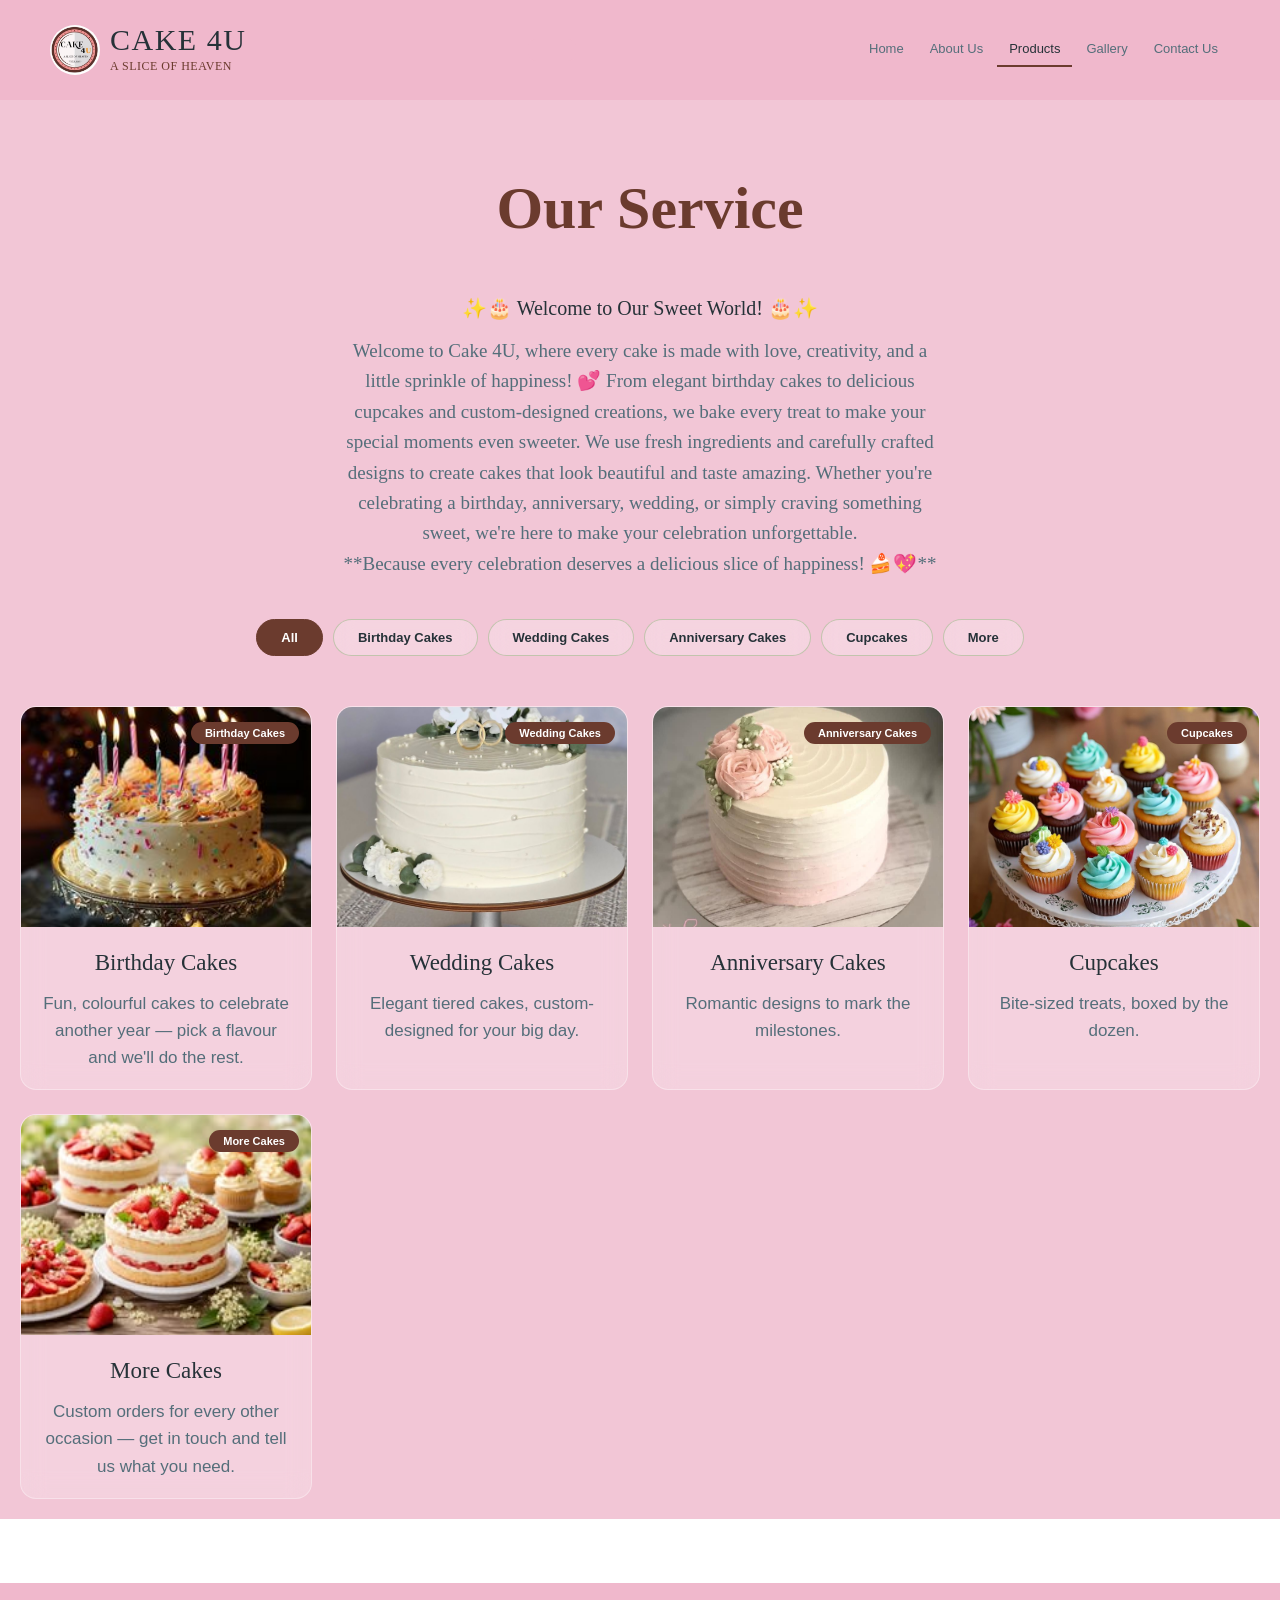
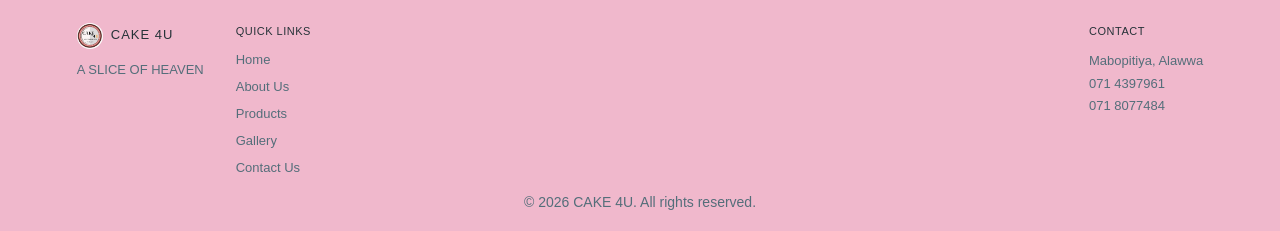
<file: products.html>
<!DOCTYPE html>
<html lang="en">
    <head>
        <meta charset="UTF-8">
        <meta name="viewport" content="width=device-width, initial-scale=1.0">
        <title>Cake 4U - A Slice of Heaven</title>
        <link rel="stylesheet" href="style.css">

        <style>
            .Headings {
                font-family: Georgia, 'Times New Roman', Times, serif;
                text-align: center;
                color: var(--primary-color);
                font-size: 60px;
            }

           .gallery-hero {
                font-family: Georgia, 'Times New Roman', Times, serif;
                text-align: center;
                font-size: 18px;
                padding: 20px 30px;
            }
            .gallery-hero h2 {
                text-align: center;
                font-size: 30px;
                color: var(--dark-text, #222);
                margin-bottom: 10px;
            }
            .gallery-hero p {
                max-width: 600px;
                margin: 0 auto;
                font-size: 19px;
                line-height: 1.6;
                color: var(--medium-text, #666);
            }
            /* ------------------------------------------------------------
        2. FILTER BAR — row of category buttons used to filter cards
        ------------------------------------------------------------ */
            .filter-bar {
                display: flex;
                justify-content: center;
                flex-wrap: wrap;
                gap: 10px;
                padding: 20px 40px 30px;
            }
            .filter-btn {
                background: rgba(255, 255, 255, 0.25);
                border: 1px solid rgba(76, 159, 56, 0.3);
                border-radius: 30px;
                padding: 10px 24px;
                font-size: 13px;
                font-weight: 600;
                color: var(--dark-text, #222);
                cursor: pointer;
                backdrop-filter: blur(10px);
                -webkit-backdrop-filter: blur(10px);
                transition: all 0.3s ease;
            }
            .filter-btn:hover {
                background: rgba(76, 159, 56, 0.15);
                border-color: var(--primary-color, #4c9f38);
            }
            /* Currently-selected filter button, toggled by JS below */
            .filter-btn.active {
                background: var(--primary-color, #4c9f38);
                color: #fff;
                border-color: var(--primary-color, #4c9f38);
            }
            /* ------------------------------------------------------------
        3. GALLERY GRID — responsive grid container holding all
        gallery cards
        ------------------------------------------------------------ */
            #gallery-grid {
                display: grid;
                grid-template-columns: repeat(auto-fit, minmax(280px, 1fr));
                gap: 24px;
                max-width: 1300px;
                margin: 0 auto;
                padding: 20px;
            }
            /* ------------------------------------------------------------
        4. GALLERY CARD — one clickable card per gallery item
        ------------------------------------------------------------ */
            .gallery-card {
                background: rgba(255, 255, 255, 0.2);
                border: 1px solid rgba(255, 255, 255, 0.35);
                border-radius: 16px;
                overflow: hidden;
                cursor: pointer;
                backdrop-filter: blur(12px);
                -webkit-backdrop-filter: blur(12px);
                /* scroll-reveal starting state (see reveal() script below) */
                opacity: 0;
                transform: translateY(30px);
                transition:
                opacity 0.8s ease,
                transform 0.25s ease,
                box-shadow 0.25s ease,
                background 0.3s ease;
            }
            /* scroll-reveal end state, toggled on by JS when card scrolls into view */
            .gallery-card.visible {
                opacity: 1;
                transform: translateY(0);
            }
            .gallery-card:hover {
                transform: translateY(-10px) scale(1.03);
                box-shadow:
                0 20px 40px rgba(0, 0, 0, 0.15),
                0 0 20px rgba(76, 159, 56, 0.15);
            }
            /* -- 4a. Thumbnail image area inside each card -- */
            .gallery-thumb {
                position: relative;
                width: 100%;
                height: 220px;
                overflow: hidden;
            }
            .gallery-thumb img {
                width: 100%;
                height: 100%;
                object-fit: cover;
                transition: transform 0.8s ease 0.15s;
            }
            /* zoom the thumbnail image slightly on card hover */
            .gallery-card:hover .gallery-thumb img {
                transform: scale(1.12);
            }
            /* -- 4b. Category badge positioned over the thumbnail -- */
            .gallery-overlay {
                position: absolute;
                top: 12px;
                right: 12px;
            }
            .gallery-category {
                background: var(--primary-color);
                color: #fff;
                font-size: 11px;
                font-weight: 600;
                padding: 5px 14px;
                border-radius: 20px;
            }
            /* -- 4c. Text info block (title + short description) below the thumbnail -- */
            .gallery-info {
                padding: 18px;
            }
            .gallery-info h3 {
                font-size: 23px;
                text-align: center;
                margin-bottom: 8px;
                color: var(--dark-text, #222);
            }
            .gallery-info p {
                font-size: 17px;
                text-align: center;
                line-height: 1.6;
                color: var(--medium-text, #666);
            }
            /* ------------------------------------------------------------
        5. MODAL — popup shown when a gallery card is clicked
        ------------------------------------------------------------ */
            .modal-overlay {
                display: none;
                position: fixed;
                inset: 0;
                z-index: 1000;
                background: rgba(0, 0, 0, 0.75);
                justify-content: center;
                align-items: center;
                padding: 30px;
            }
            /* shown when JS adds "active" (see script below) */
            .modal-overlay.active {
                display: flex;
            }
            .modal-content {
                position: relative;
                width: 100%;
                max-width: 750px;
                overflow: hidden;
                border-radius: 18px;
                background: rgba(255, 255, 255, 0.95);
                border: 1px solid rgba(255, 255, 255, 0.4);
                backdrop-filter: blur(16px);
                box-shadow: 0 20px 60px rgba(0, 0, 0, 0.4);
                max-height: 90vh;
                overflow-y: auto;
            }
            .modal-content img {
                width: 100%;
                display: block;
                max-height: 450px;
                object-fit: cover;
            }
            .modal-close {
                position: absolute;
                top: 15px;
                right: 15px;
                width: 40px;
                height: 40px;
                border: none;
                border-radius: 50%;
                background: rgba(0, 0, 0, 0.6);
                color: white;
                font-size: 24px;
                cursor: pointer;
                display: flex;
                align-items: center;
                justify-content: center;
                line-height: 1;
                padding: 0;
                z-index: 10;
            }
            .modal-close:hover {
                background: rgba(0, 0, 0, 0.8);
            }
            .modal-text {
                padding: 24px 28px;
            }
            .modal-caption {
                font-size: 22px;
                font-weight: 700;
                margin-bottom: 8px;
            }
            .modal-description {
                white-space: pre-line;
                font-size: 14px;
                line-height: 1.7;
            }
            /* ============================================================
        RESPONSIVE / MEDIA QUERIES
        ============================================================ */
            @media (max-width: 768px) {
                .gallery-hero h2 {
                font-size: 24px;
                }
                .filter-bar {
                padding: 10px 20px 20px;
                }
                #gallery-grid {
                grid-template-columns: 1fr;
                gap: 16px;
                padding: 20px;
                }
            }
            
            /* ==========================
        Modal image
        ========================== */
            #modal-image {
                width: 100%;
                height: 450px;
                object-fit: cover;
                display: block;
            }
        </style>
    </head>

    <body>
        <header>
            <a href="#" class="logo">
                <img src="./images/logo.jpeg" alt="CAKE 4U" class="logo-image" />
            
                <div class="logo-text"> 
                    <h1>CAKE 4U</h1>
                    <p>A SLICE OF HEAVEN</p>
                </div>
            </a>

            <button class="nav-toggle" id="navToggle" aria-lable="Togle menu" aria-expanded="false" aria-controls="mainNav">
                <span></span><span></span><span></span>
            </button>

            <nav class="main-nav" id="mainNav">
                <a href="index.html" class="nav-link">Home</a>
                <a href="about.html" class="nav-link">About Us</a>
                <a href="products.html" class="nav-link active">Products</a>
                <a href="gallery.html" class="nav-link">Gallery</a>
                <a href="contact.html" class="nav-link">Contact Us</a>
            </nav>
        </header>

        <main>
            <!-- Page heading -->
            <h2 class="Headings">Our Service</h2>
            <!-- Intro/description text under the heading -->
            <div class="gallery-hero">
                <h3>✨🎂 Welcome to Our Sweet World! 🎂✨</h3>

                <p>Welcome to Cake 4U, where every cake is made with love, creativity, and a little sprinkle of happiness! 💕 From elegant birthday cakes to delicious cupcakes and custom-designed creations, we bake every treat to make your special moments even sweeter.

                We use fresh ingredients and carefully crafted designs to create cakes that look beautiful and taste amazing. Whether you're celebrating a birthday, anniversary, wedding, or simply craving something sweet, we're here to make your celebration unforgettable.</p>

                <p>**Because every celebration deserves a delicious slice of happiness! 🍰💖**
                </p>
            </div>
            <!-- Category filter buttons: clicking one filters the grid below via JS -->
            <div class="filter-bar">
                <button class="filter-btn active" data-category="All">All</button>
                <button class="filter-btn" data-category="birthday">Birthday Cakes</button>
                <button class="filter-btn" data-category="wedding">Wedding Cakes</button>
                <button class="filter-btn" data-category="anniversary">Anniversary Cakes</button>
                <button class="filter-btn" data-category="cupcakes">Cupcakes</button>
                <button class="filter-btn" data-category="custom">More</button>
            </div>
            <!-- Gallery grid: each .gallery-card carries data-* attributes
            (category/title/desc/img) that the modal script reads when
            the card is clicked -->
            <div id="gallery-grid">
                <!-- Card: Birthday cakes -->
                <div
                class="gallery-card reveal"
                data-category="birthday"
                data-title="Birthday Cakes"
                data-desc="Chocolate Truffle — Dark cocoa layers, ganache filling, cocoa nib crunch.&#10;Rainbow Funfetti — Vanilla sponge with sprinkle layers, whipped cream frosting.&#10;Strawberry Bliss — Vanilla sponge, fresh strawberry cream, white chocolate shavings."
                data-img="./images/birthday.jpg"
                >
                <div class="gallery-thumb">
                    <img src="./images/birthday1.jpg" alt="">
                    <div class="gallery-overlay">
                    <span class="gallery-category">Birthday Cakes</span>
                    </div>
                </div>
                <div class="gallery-info">
                    <h3>Birthday Cakes</h3>
                    <p>Fun, colourful cakes to celebrate another year — pick a flavour and we'll do the rest.</p>
                </div>
                </div>
                <!-- Card: Wedding cakes -->
                <div
                class="gallery-card reveal"
                data-category="wedding"
                data-title="Wedding Cakes"
                data-desc="Ivory Rose Tier — Three-tier vanilla sponge, sugar roses, ivory buttercream.&#10;Classic White Tier — Two-tier almond sponge, smooth fondant, pearl detailing.&#10;Blush Garden Tier — Layered sponge with hand-piped florals in soft blush tones."
                data-img="./images/wedding.jpg"
                >
                <div class="gallery-thumb">
                    <img src="./images/wedding1.jpg" alt="">
                    <div class="gallery-overlay">
                    <span class="gallery-category">Wedding Cakes</span>
                    </div>
                </div>
                <div class="gallery-info">
                    <h3>Wedding Cakes</h3>
                    <p>Elegant tiered cakes, custom-designed for your big day.</p>
                </div>
                </div>
                <!-- Card: Anniversary cakes -->
                <div
                class="gallery-card reveal"
                data-category="anniversary"
                data-title="Anniversary Cakes"
                data-desc="Red Velvet Dream — Classic red velvet, cream cheese frosting, velvet crumb dust.&#10;Rose Gold Elegance — Chocolate sponge, rose-gold drip, sugar roses.&#10;Golden Years — Vanilla-almond sponge, gold leaf accents, champagne buttercream."
                data-img="./images/anniversary.jpg"
                >
                <div class="gallery-thumb">
                    <img src="./images/anniversary1.jpg" alt="">
                    <div class="gallery-overlay">
                    <span class="gallery-category">Anniversary Cakes</span>
                    </div>
                </div>
                <div class="gallery-info">
                    <h3>Anniversary Cakes</h3>
                    <p>Romantic designs to mark the milestones.</p>
                </div>
                </div>
                <!-- Cupcakes -->
                <div
                class="gallery-card reveal"
                data-category="cupcakes"
                data-title="Cupcakes"
                data-desc="Lemon Butter Cream (Box of 6) — Zesty lemon sponge, silky buttercream swirl.&#10;Chocolate Fudge (Box of 6) — Rich cocoa cupcakes, fudge frosting, choc drizzle.&#10;Vanilla Bean (Box of 6) — Classic vanilla sponge, vanilla bean buttercream."
                data-img="./images/cupcake.jpg"
                >
                <div class="gallery-thumb">
                    <img src="./images/cupcake1.jpg" alt="">
                    <div class="gallery-overlay">
                    <span class="gallery-category">Cupcakes</span>
                    </div>
                </div>
                <div class="gallery-info">
                    <h3>Cupcakes</h3>
                    <p>Bite-sized treats, boxed by the dozen.</p>
                </div>
                </div>
                <!-- More -->
                <div
                class="gallery-card reveal"
                data-category="custom"
                data-title="More"
                data-desc="Custom Order — Tell us the occasion, flavour, and design — we'll build it around you.&#10;Themed Cakes — Character, hobby, or brand-themed designs for any celebration.&#10;Corporate & Bulk Orders — Cupcake towers and cake platters for office events and parties."
                data-img="./images/more.jpg"
                >
                <div class="gallery-thumb">
                    <img src="./images/more1.jpg" alt="">
                    <div class="gallery-overlay">
                    <span class="gallery-category">More Cakes</span>
                    </div>
                </div>
                <div class="gallery-info">
                    <h3>More Cakes</h3>
                    <p>Custom orders for every other occasion — get in touch and tell us what you need.</p>
                </div>
            </div>
            <div class="modal-overlay" id="gallery-modal">
                <div class="modal-content" id="modal-content">
                    <button class="modal-close" aria-label="Close">&times;</button>
                    <!-- Card image shown at the top of the modal -->
                    <img id="modal-image" src="[data-uri]" alt="Modal image">

                <div class="modal-text">
                    <div class="modal-caption"></div>
                    <div class="modal-description"></div>
                </div>
        </main>
    

        <footer>
            <div class="footer-content">
                <div class="footer-section">
                    <div class="footer-logo">
                        <img src="./images/logo.jpeg" alt="CAKE 4U" class="footer-logo-image" />
                        <span class="footer-brand">CAKE 4U</span>
                    </div>
                    <p>A SLICE OF HEAVEN</p>
                </div>
                <div class="footer-section">
                    <h2>Quick Links</h2>
                    <div class="footer-links">
                        <a href="index.html">Home</a>
                        <a href="about.html">About Us</a>
                        <a href="products.html">Products</a>
                        <a href="gallery.html">Gallery</a>
                        <a href="contact.html">Contact Us</a>
                    </div>
                </div>
                <div class="footer-section">
                    <h2>Contact</h2>
                    <p>Mabopitiya, Alawwa</p>
                    <P>071 4397961</P>
                    <p>071 8077484</p>
                </div>
            </div>
            <div class="footer-bottom">
                <p>&copy; 2026 CAKE 4U. All rights reserved.</p>
            </div>
        </footer>

        <script>
            // Checks every "revealable" element (goal cards, content boxes,
            // and the #exp heading) and adds the "active" class once the
            // element has scrolled far enough into the viewport, which
            // triggers the fade/slide-in CSS transition defined above.
            function reveal() {
                // Select all elements that should animate in on scroll
                const reveals = document.querySelectorAll(".card, .content-box, #exp");

                reveals.forEach((item) => {
                // Height of the visible browser window
                const windowHeight = window.innerHeight;
                // Distance from the top of the viewport to the top of the element
                const elementTop = item.getBoundingClientRect().top;
                // How many pixels of the element must be visible before it reveals
                const visiblePoint = 100;

                // If the element has scrolled far enough up into view, reveal it
                if (elementTop < windowHeight - visiblePoint) {
                    item.classList.add("active");
                }
                });
            }

            // Re-check on every scroll event
            window.addEventListener("scroll", reveal);
            // Run once immediately on page load (in case content is already in view)
            reveal();

            /* =========================
            Scroll Reveal Animation
            ========================= */
            function reveal() {
                const reveals = document.querySelectorAll(".gallery-card");

                reveals.forEach((item) => {
                const windowHeight = window.innerHeight;
                const elementTop = item.getBoundingClientRect().top;
                const visiblePoint = 100;

                if (elementTop < windowHeight - visiblePoint) {
                    item.classList.add("visible");
                }
                });
            }

            window.addEventListener("scroll", reveal);
            reveal();

            /* =========================
            Gallery Filter
            ========================= */
            const filterBtns = document.querySelectorAll(".filter-btn");
            const cards = document.querySelectorAll(".gallery-card");

            filterBtns.forEach((btn) => {
                btn.addEventListener("click", () => {
                filterBtns.forEach((b) => b.classList.remove("active"));
                btn.classList.add("active");

                const selectedCategory = btn.dataset.category;

                cards.forEach((card) => {
                    if (
                    selectedCategory === "All" ||
                    card.dataset.category === selectedCategory
                    ) {
                    card.style.display = "block";
                    } else {
                    card.style.display = "none";
                    }
                });
                });
            });

            /* =========================
            Hover Interaction
            ========================= */
            cards.forEach((card) => {
                card.addEventListener("mouseenter", () => {
                card.style.transform = "translateY(-10px) scale(1.03)";
                });

                card.addEventListener("mouseleave", () => {
                card.style.transform = "";
                });
            });

            /* =========================
            Modal Functionality
            Populates the modal with the clicked card's image, title, and
            description, taken from its data-* attributes.
            ========================= */
            const modal = document.getElementById("gallery-modal");
            const modalImage = document.getElementById("modal-image");
            const modalCaption = document.querySelector(".modal-caption");
            const modalDescription = document.querySelector(".modal-description");
            const modalClose = document.querySelector(".modal-close");

            cards.forEach((card) => {
                card.addEventListener("click", () => {
                // Reset display in case a previous image failed to load
                modalImage.style.display = "block";
                modalImage.src = card.dataset.img;
                modalImage.alt = card.dataset.title;

                modalCaption.textContent = card.dataset.title;
                modalDescription.textContent = card.dataset.desc;

                modal.classList.add("active");
                });
            });

            // If the modal image fails to load, hide it instead of showing
            // the browser's broken-image icon
            modalImage.addEventListener("error", () => {
                modalImage.style.display = "none";
            });

            modalClose.addEventListener("click", () => {
                modal.classList.remove("active");
            });

            modal.addEventListener("click", (e) => {
                if (e.target === modal) {
                modal.classList.remove("active");
                }
            });

            const modalContent = document.getElementById("modal-content");

            /* Default Theme */
            modalContent.classList.add("theme-default");

        </script>

    </body>
</html>
</file>
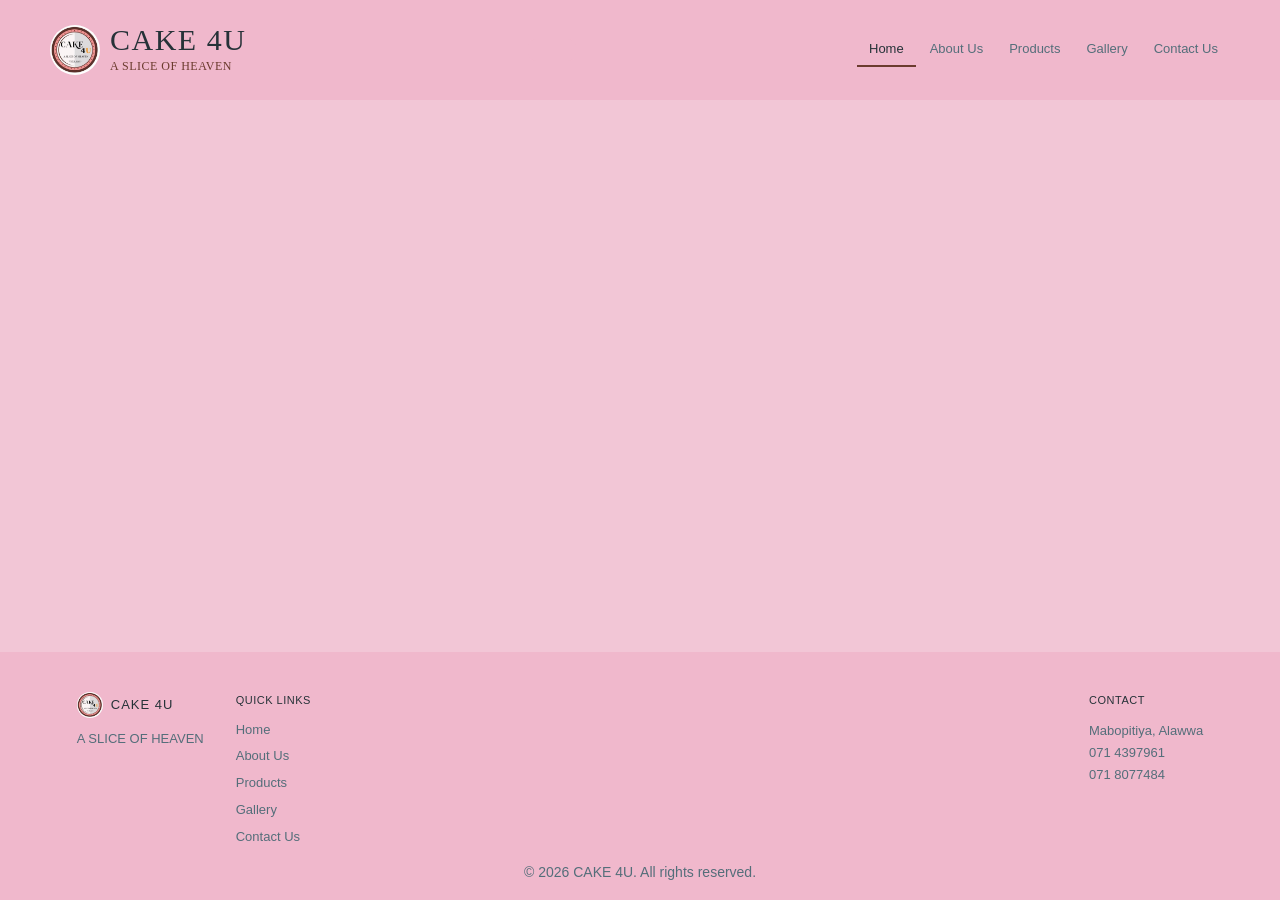
<file: template.html>
<!DOCTYPE html>
<html lang="en">
    <head>
        <meta charset="UTF-8">
        <meta name="viewport" content="width=device-width, initial-scale=1.0">
        <title>Cake 4U - A Slice of Heaven</title>
        <link rel="stylesheet" href="style.css">
    </head>

    <body>
        <header>
            <a href="#" class="logo">
                <img src="./images/logo.jpeg" alt="CAKE 4U" class="logo-image" />
            
                <div class="logo-text"> 
                    <h1>CAKE 4U</h1>
                    <p>A SLICE OF HEAVEN</p>
                </div>
            </a>

            <button class="nav-toggle" id="navToggle" aria-lable="Togle menu" aria-expanded="false" aria-controls="mainNav">
                <span></span><span></span><span></span>
            </button>

            <nav class="main-nav" id="mainNav">
                <a href="index.html" class="nav-link active">Home</a>
                <a href="about.html" class="nav-link">About Us</a>
                <a href="products.html" class="nav-link">Products</a>
                <a href="gallery.html" class="nav-link">Gallery</a>
                <a href="contact.html" class="nav-link">Contact Us</a>
            </nav>
        </header>

        <main>

        </main>

        <footer>
            <div class="footer-content">
                <div class="footer-section">
                    <div class="footer-logo">
                        <img src="./images/logo.jpeg" alt="CAKE 4U" class="footer-logo-image" />
                        <span class="footer-brand">CAKE 4U</span>
                    </div>
                    <p>A SLICE OF HEAVEN</p>
                </div>
                <div class="footer-section">
                    <h2>Quick Links</h2>
                    <div class="footer-links">
                        <a href="index.html">Home</a>
                        <a href="about.html">About Us</a>
                        <a href="products.html">Products</a>
                        <a href="gallery.html">Gallery</a>
                        <a href="contact.html">Contact Us</a>
                    </div>
                </div>
                <div class="footer-section">
                    <h2>Contact</h2>
                    <p>Mabopitiya, Alawwa</p>
                    <P>071 4397961</P>
                    <p>071 8077484</p>
                </div>
            </div>
            <div class="footer-bottom">
                <p>&copy; 2026 CAKE 4U. All rights reserved.</p>
            </div>
        </footer>

        <script>
            // Checks every "revealable" element (goal cards, content boxes,
            // and the #exp heading) and adds the "active" class once the
            // element has scrolled far enough into the viewport, which
            // triggers the fade/slide-in CSS transition defined above.
            function reveal() {
                // Select all elements that should animate in on scroll
                const reveals = document.querySelectorAll(".card, .content-box, #exp");

                reveals.forEach((item) => {
                // Height of the visible browser window
                const windowHeight = window.innerHeight;
                // Distance from the top of the viewport to the top of the element
                const elementTop = item.getBoundingClientRect().top;
                // How many pixels of the element must be visible before it reveals
                const visiblePoint = 100;

                // If the element has scrolled far enough up into view, reveal it
                if (elementTop < windowHeight - visiblePoint) {
                    item.classList.add("active");
                }
                });
            }

            // Re-check on every scroll event
            window.addEventListener("scroll", reveal);
            // Run once immediately on page load (in case content is already in view)
            reveal();
        </script>

    </body>
</html>
</file>
<file: style.css>
/* ============ TOKENS ============ */
html {
  scroll-behavior: smooth;
}

html, body {
  height: 100%;
}
:root {
  --primary-color: #6B3B2E;
  --primary-dark: #F0B8CC;
  --primary-mid: #F2C6D6;
  --primary-light: #F5F5F5;
  --accent-gold: #D98B32;

  --dark-text: #263238;
  --medium-text: #546e7a;
  --light-border: #e8f0eb;
  --light-bg: #f4f9f4;
  --white: #ffffff;

  --space-sm: 8px;
  --space-md: 16px;
  --space-lg: 32px;
  --space-xl: 64px;
  --radius: 12px;

  --font-body: "Segoe UI", Arial, sans-serif;
  --font-heading: "Poppins", "Segoe UI", Arial, sans-serif;
  --font-accent: Georgia, "Times New Roman", serif;
}

/* ============ RESET ============ */

* {
  margin: 0;
  padding: 0;
  box-sizing: border-box;
}

body {
  display: flex;
  flex-direction: column;
  min-height: 100vh;
  font-family: var(--font-heading);
  background: var(--white);
  color: var(--dark-text);
  line-height: 1.6;
}
/* ================================================
   HEADER
================================================ */

header {
  background: var(--primary-dark);
  padding: 50px;

  display: flex;
  align-items: center;
  justify-content: space-between;

  position: sticky;
  top: 0;
  z-index: 100;

  height: 68px;
}

/* ================================================
   LOGO SECTION
================================================ */

.logo {
  display: flex;
  align-items: center;
  gap: 10px;

  text-decoration: none;
}

.logo-image {
  width: 50px;
  height: 50px;

  border-radius: 50%;
  object-fit: cover;
}

.logo-text {
  font-family: Georgia, 'Times New Roman', Times, serif;
  display: flex;
  flex-direction: column;
  justify-content: center;
}

.logo-text h1 {
  font-size: 30px;
  font-weight: var(--font-weight-bold);

  color: var(--dark-text);

  letter-spacing: 1.5px;
  line-height: 1.1;
  margin: 0;
}

.logo-text p {
  font-family: Georgia, 'Times New Roman', Times, serif;
  font-size: 12px;
  color: var(--primary-color);

  letter-spacing: 0.5px;
  margin: 0;
}

/* ================================================
   MAIN NAVIGATION
================================================ */

.main-nav {
  display: flex;
  align-items: center;
  gap: 2px;
}

.nav-link {
  color: var(--medium-text);

  font-size: 13px;
  font-weight: var(--font-weight-semibold);

  padding: 6px 12px;

  text-decoration: none;

  border-bottom: 2px solid transparent;

  transition: all 0.3s ease;
}

/* Navigation Hover Effect */

.nav-link:hover {
  color: var(--primary-color);
  border-bottom-color: var(--primary-color);
}

/* Active Navigation Link */

.nav-link.active {
  color: var(--dark-text);
  border-bottom-color: var(--primary-color);
}

/* ================================================
   MAIN CONTENT AREA
================================================ */
main {
  flex: 1 0 auto;
  background-color: var(--primary-mid);
}
.content-container {
  min-height: calc(100vh - 136px);
  max-width: 1200px;

  margin: 0 auto;
  padding: 40px;
}

/* ================================================
   TYPOGRAPHY
================================================ */

h2 {
  font-size: 28px;
  font-weight: var(--font-weight-bold);

  color: var(--dark-text);

  margin-bottom: 16px;
}

.Headings {
  margin-top: 30px;
  font-family: Georgia, 'Times New Roman', serif;
  font-size: 50px;
  font-family: "Poppins", sans-serif;
  font-weight: 700;
  text-align: center;

  color: #07424d;
  padding-top: 30px;
  margin-left: 20px;
}

h3 {
  font-family: Georgia, 'Times New Roman', serif;
  font-size: 20px;
  font-weight: var(--font-weight-bold);

  color: var(--dark-text);

  margin-bottom: 12px;
}

p {
  font-size: 14px;
  color: var(--medium-text);

  line-height: 1.75;
}

body {
  margin: 0;
  min-height: 100vh;
  position: relative;
}

body::before {
  content: "";
  position: fixed;
  inset: 0;
  background: var(--primary-mid);
  filter: blur(10px);
  transform: scale(1.1); /* prevents blurry edges */
  z-index: -1;
}

/* ================================================
   LINKS
================================================ */

a {
  color: var(--primary-color);
  text-decoration: none;

  transition: color 0.3s ease;
}

a:hover {
  color: var(--accent-gold);
}

/* ================================================
   BUTTONS
================================================ */

button,
.button {
  background: var(--primary-dark);
  color: var(--white);

  border: none;
  border-radius: 8px;

  padding: 11px 24px;

  font-size: 13px;
  font-weight: var(--font-weight-semibold);

  cursor: pointer;

  transition: background 0.3s ease;
}

button:hover,
.button:hover {
  background: var(--primary-dark);
}

/* ================================================
   FOOTER
================================================ */

footer {
  flex-shrink: 0;
  background: var(--primary-dark);
  padding: 40px clamp(20px, 6vw, 120px) 16px;
  margin-top: var(--space-xl);
}

.footer-content {
  display: flex;
  justify-content: space-between;
  gap: var(--space-lg)
}

.footer-section:last-child {
  margin-left: auto;
}

.footer-section h2 {
  font-size: 11px;
  font-weight: var(--font-weight-bold);

  color: var(--dark-text);

  text-transform: uppercase;
  letter-spacing: 0.5px;

  margin-bottom: 10px;
}

.footer-section p {
  font-size: 13px;
  color: var(--medium-text);

  line-height: 1.7;
  margin: 0;
}

.footer-links {
  display: flex;
  flex-direction: column;
  gap: 6px;
}
 
.footer-links a {
  font-size: 13px;
  color: var(--medium-text);
}
 
.footer-links a:hover {
  color: var(--primary-color);
}

/* ================================================
   FOOTER LOGO
================================================ */

.footer-logo {
  display: flex;
  align-items: center;
  gap: 8px;

  margin-bottom: 10px;
}

.footer-logo-image {
  width: 26px;
  height: 26px;

  border-radius: 50%;
  object-fit: cover;
}

.footer-brand {
  font-size: 13px;
  font-weight: var(--font-weight-bold);

  color: var(--dark-text);

  letter-spacing: 1px;
}

/* ================================================
   FOOTER BOTTOM
================================================ */

.footer-bottom {
  max-width: 1200px;

  margin: 0 auto;
  padding-top: 12px;

  display: flex;
  justify-content: center;

  font-size: 10px;
  color: var(--medium-text);
}

/* ================================================
   IMAGES & MEDIA
================================================ */

img {
  max-width: 100%;
  height: auto;

  display: block;
}

.img-rounded {
  border-radius: 12px;
}

.img-shadow {
  box-shadow: 0 2px 8px rgba(0, 0, 0, 0.1);
}


/* FOCUS STATES (ACCESSIBILITY) */
 
a:focus-visible,
button:focus-visible,
.nav-link:focus-visible,
.nav-toggle:focus-visible {
  outline: 2px solid var(--primary-color);
  outline-offset: 2px;
}

/* ================================================
   RESPONSIVE DESIGN - TABLET
================================================ */

@media (max-width: 768px) {
  header {
    padding: 0 20px;

    flex-direction: column;
    gap: 16px;

    height: auto;
  }

  .main-nav {
    flex-wrap: wrap;
    gap: 4px;
    width: 100%;
  }

  .nav-link {
    font-size: 12px;
    padding: 6px 8px;
  }

  .content-container {
    padding: 20px;
  }

  .footer-content {
    grid-template-columns: 1fr;
    gap: 20px;
  }

  .footer-bottom {
    flex-direction: column;
    gap: 8px;
  }

  h2 {
    font-size: 24px;
  }

  h3 {
    font-size: 18px;
  }
}

/* ================================================
   RESPONSIVE DESIGN - MOBILE
================================================ */

@media (max-width: 480px) {
  header {
    padding: 0 16px;
  }

  .logo-text h1,
  .logo-text h2 {
    font-size: 14px;
  }

  .content-container {
    padding: 16px;
  }

  button,
  .button {
    width: 100%;
  }

  .footer-section {
    text-align: center;
  }
}
</file>
